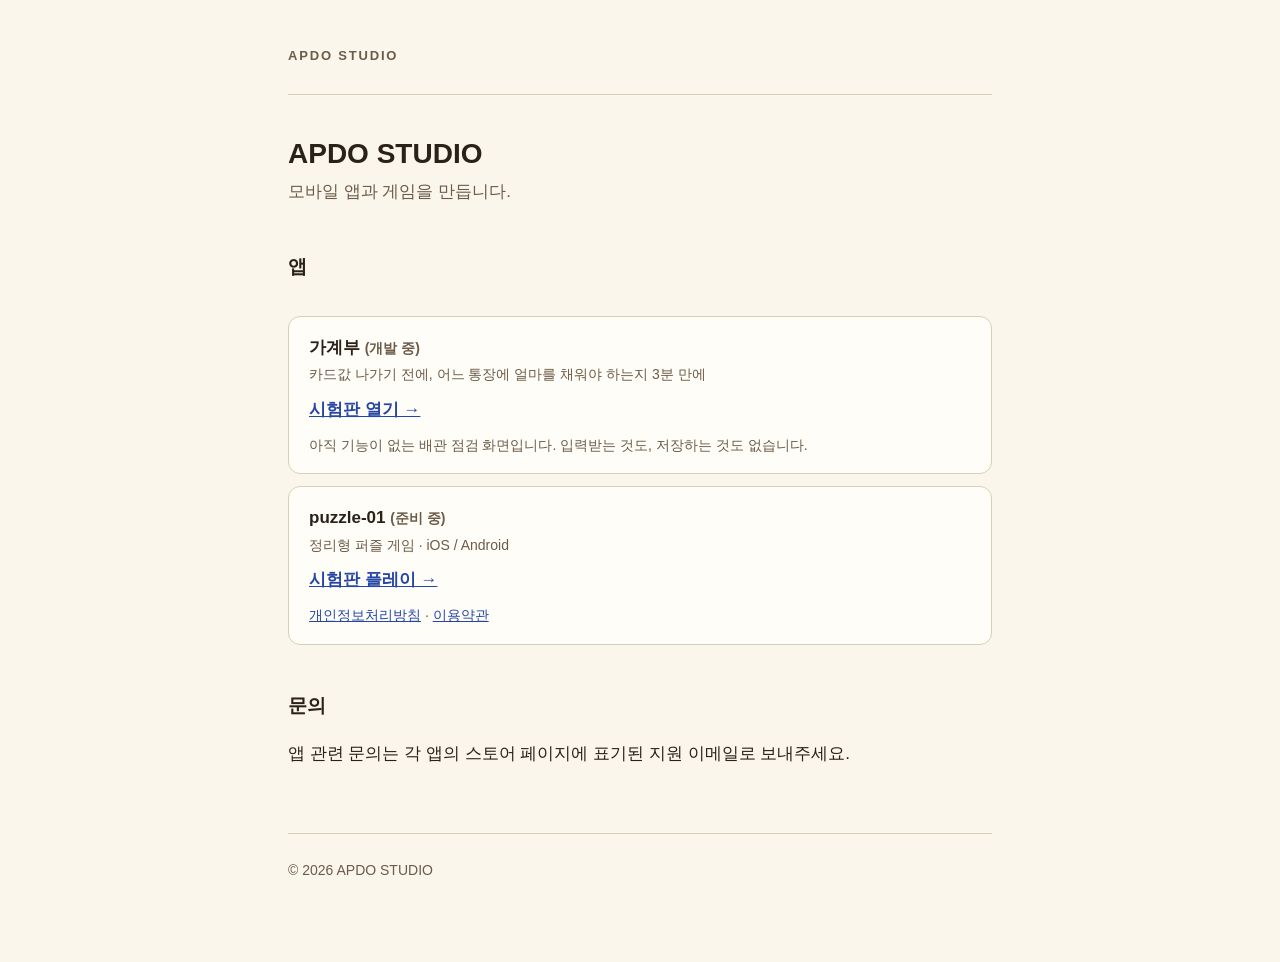
<file: index.html>
<!doctype html>
<html lang="ko">
<head>
<meta charset="utf-8">
<meta name="viewport" content="width=device-width, initial-scale=1">
<title>APDO STUDIO</title>
<meta name="description" content="APDO STUDIO — 모바일 앱과 게임을 만드는 1인 스튜디오.">
<link rel="stylesheet" href="assets/style.css">
</head>
<body>
<div class="wrap">
  <header class="site"><a class="brand" href="/">APDO STUDIO</a></header>

  <h1>APDO STUDIO</h1>
  <p class="lede">모바일 앱과 게임을 만듭니다.</p>

  <h2>앱</h2>
  <ul class="apps">
    <li>
      <div class="name">가계부 <span class="state">(개발 중)</span></div>
      <div class="state">카드값 나가기 전에, 어느 통장에 얼마를 채워야 하는지 3분 만에</div>
      <div style="margin-top:.5rem"><a href="play/moneybook/"><strong>시험판 열기 →</strong></a></div>
      <div class="state" style="margin-top:.5rem">아직 기능이 없는 배관 점검 화면입니다. 입력받는 것도, 저장하는 것도 없습니다.</div>
    </li>
    <li>
      <div class="name">puzzle-01 <span class="state">(준비 중)</span></div>
      <div class="state">정리형 퍼즐 게임 · iOS / Android</div>
      <div style="margin-top:.5rem"><a href="play/puzzle-01/"><strong>시험판 플레이 →</strong></a></div>
      <div class="state" style="margin-top:.5rem"><a href="privacy/puzzle-01.html">개인정보처리방침</a> · <a href="terms/puzzle-01.html">이용약관</a></div>
    </li>
  </ul>

  <h2>문의</h2>
  <p>앱 관련 문의는 각 앱의 스토어 페이지에 표기된 지원 이메일로 보내주세요.</p>

  <footer class="site">© 2026 APDO STUDIO</footer>
</div>
</body>
</html>
</file>
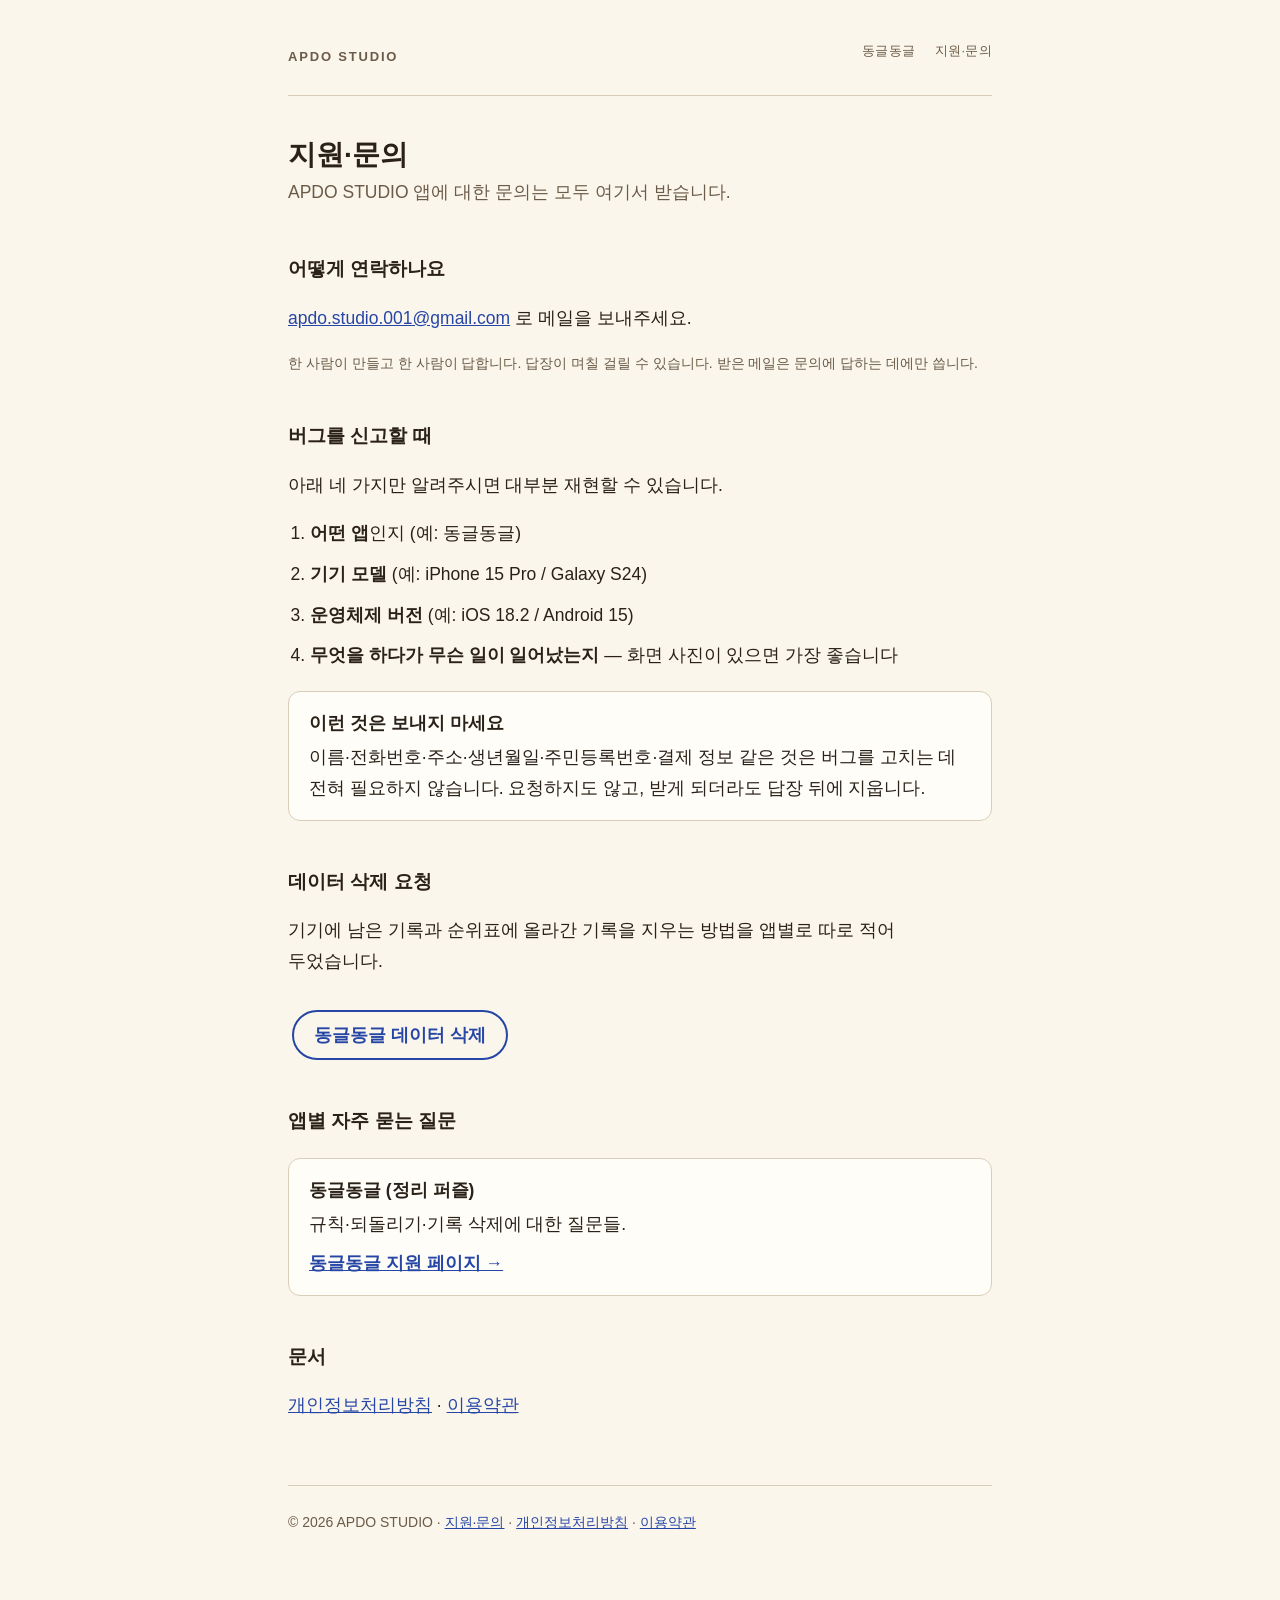
<file: support/index.html>
<!doctype html>
<html lang="ko">
<head>
<meta charset="utf-8">
<meta name="viewport" content="width=device-width, initial-scale=1">
<title>지원·문의 | APDO STUDIO</title>
<meta name="description" content="APDO STUDIO 지원·문의 창구. 버그 신고, 데이터 삭제 요청, 앱별 자주 묻는 질문.">
<link rel="stylesheet" href="../assets/style.css">
<link rel="stylesheet" href="../assets/site.css">
</head>
<body>
<a class="skip" href="#main">본문으로 건너뛰기</a>
<div class="wrap">
  <header class="site">
    <a class="brand" href="../">APDO STUDIO</a>
    <nav aria-label="주요 메뉴">
      <a href="../apps/puzzle-01.html">동글동글</a>
      <a href="../support/">지원·문의</a>
    </nav>
  </header>

  <main id="main">

    <h1>지원·문의</h1>
    <p class="lede">APDO STUDIO 앱에 대한 문의는 모두 여기서 받습니다.</p>

    <h2>어떻게 연락하나요</h2>

    <!-- ▼▼▼ 지원 이메일 — 사이트에서 주소가 적히는 **유일한 자리**입니다 ▼▼▼
         다른 페이지에는 주소가 한 글자도 없고 전부 이 페이지로 링크만 겁니다.
         여러 곳에 적으면 한쪽이 낡아서 결국 둘 다 못 믿게 됩니다.
         바꿔야 하면 아래 두 곳(href 와 화면 글자)만 고치면 사이트 전체가 바뀝니다. -->
    <p>
      <a href="mailto:apdo.studio.001@gmail.com">apdo.studio.001@gmail.com</a> 로 메일을 보내주세요.
    </p>
    <!-- ▲▲▲ 지원 이메일 블록 끝 ▲▲▲ -->

    <p class="meta">
      한 사람이 만들고 한 사람이 답합니다. 답장이 며칠 걸릴 수 있습니다.
      받은 메일은 문의에 답하는 데에만 씁니다.
    </p>

    <h2>버그를 신고할 때</h2>
    <p>아래 네 가지만 알려주시면 대부분 재현할 수 있습니다.</p>
    <ol class="steps">
      <li><strong>어떤 앱</strong>인지 (예: 동글동글)</li>
      <li><strong>기기 모델</strong> (예: iPhone 15 Pro / Galaxy S24)</li>
      <li><strong>운영체제 버전</strong> (예: iOS 18.2 / Android 15)</li>
      <li><strong>무엇을 하다가 무슨 일이 일어났는지</strong> — 화면 사진이 있으면 가장 좋습니다</li>
    </ol>

    <div class="card">
      <strong>이런 것은 보내지 마세요</strong>
      이름·전화번호·주소·생년월일·주민등록번호·결제 정보 같은 것은
      버그를 고치는 데 전혀 필요하지 않습니다.
      요청하지도 않고, 받게 되더라도 답장 뒤에 지웁니다.
    </div>

    <h2>데이터 삭제 요청</h2>
    <p>
      기기에 남은 기록과 순위표에 올라간 기록을 지우는 방법을 앱별로 따로 적어 두었습니다.
    </p>
    <p><a class="btn ghost" href="data-deletion-puzzle-01.html">동글동글 데이터 삭제</a></p>

    <h2>앱별 자주 묻는 질문</h2>
    <div class="cards">
      <div class="card">
        <strong>동글동글 (정리 퍼즐)</strong>
        규칙·되돌리기·기록 삭제에 대한 질문들.
        <div style="margin-top:.5rem"><a href="puzzle-01.html">동글동글 지원 페이지 →</a></div>
      </div>
    </div>

    <h2>문서</h2>
    <p>
      <a href="../privacy/puzzle-01.html">개인정보처리방침</a> ·
      <a href="../terms/puzzle-01.html">이용약관</a>
    </p>

  </main>

  <footer class="site">
    © 2026 APDO STUDIO ·
    <a href="../support/">지원·문의</a> ·
    <a href="../privacy/puzzle-01.html">개인정보처리방침</a> ·
    <a href="../terms/puzzle-01.html">이용약관</a>
  </footer>
</div>
</body>
</html>
</file>
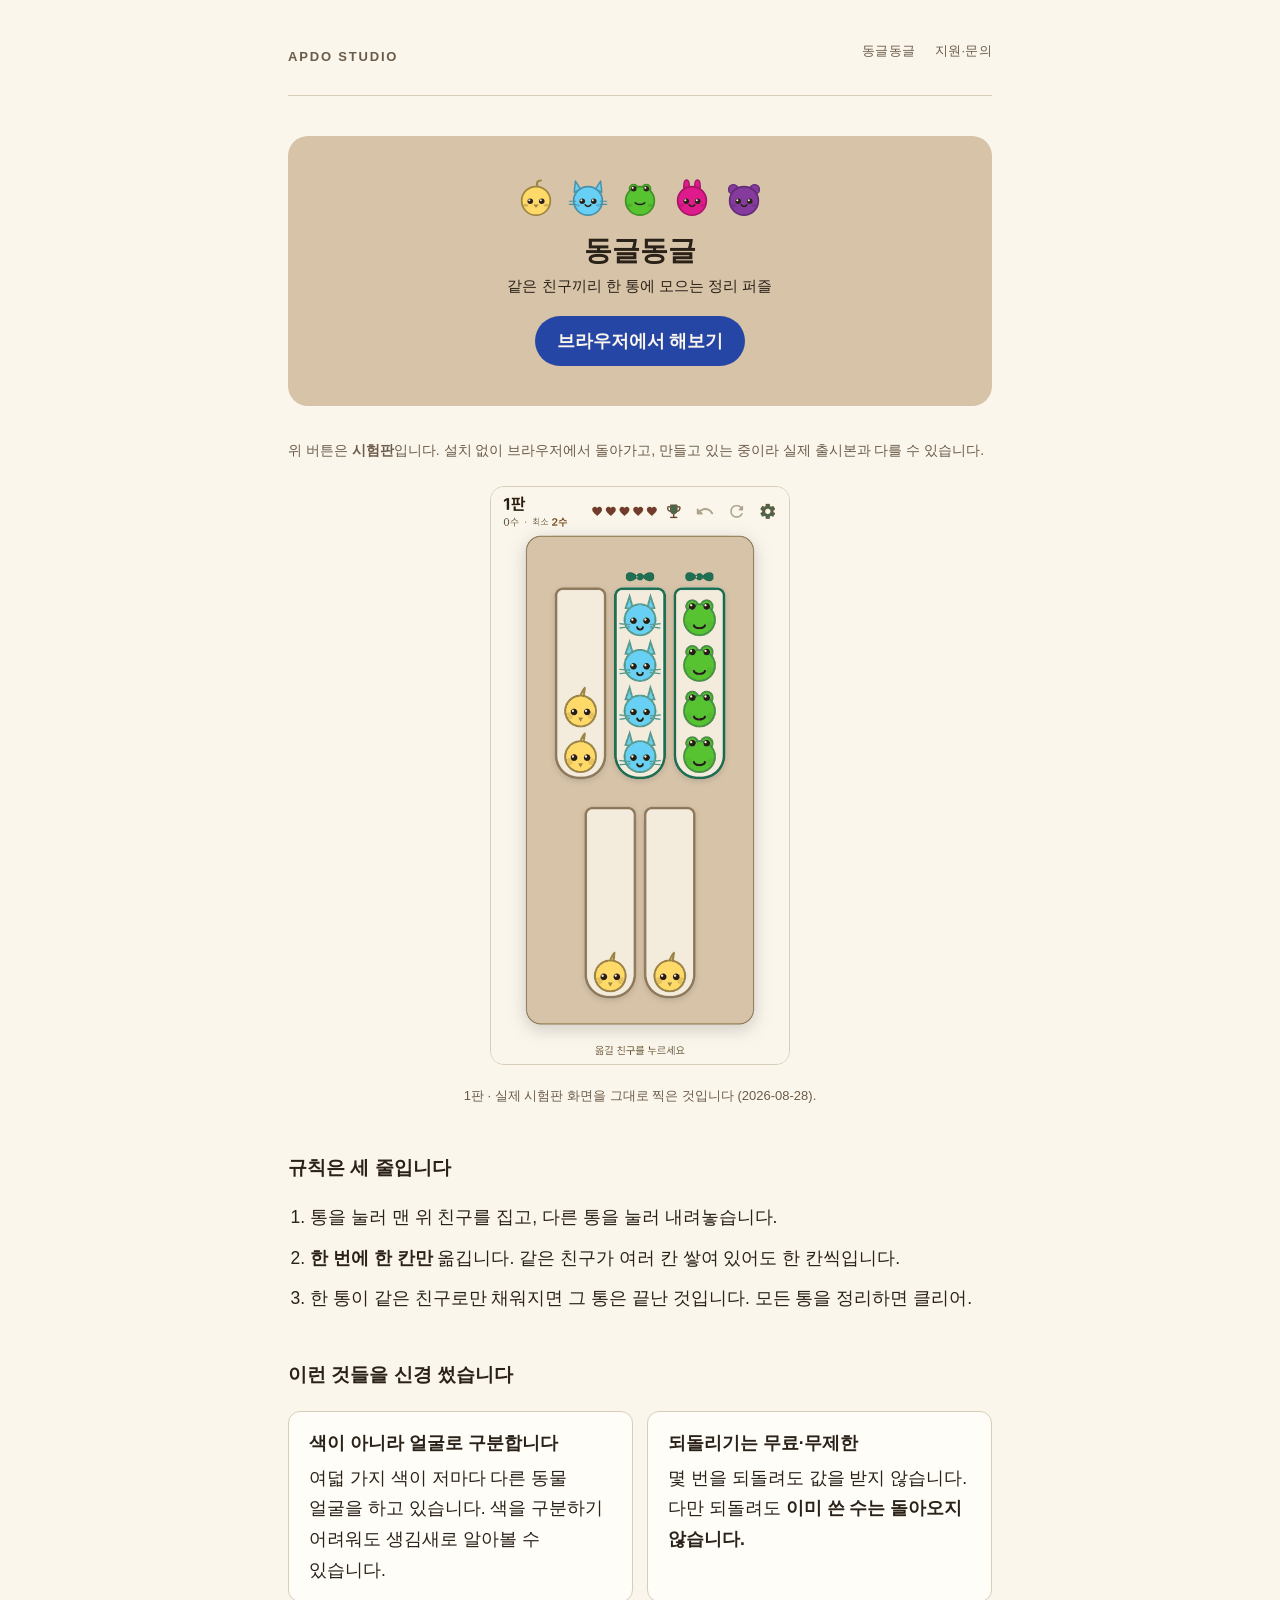
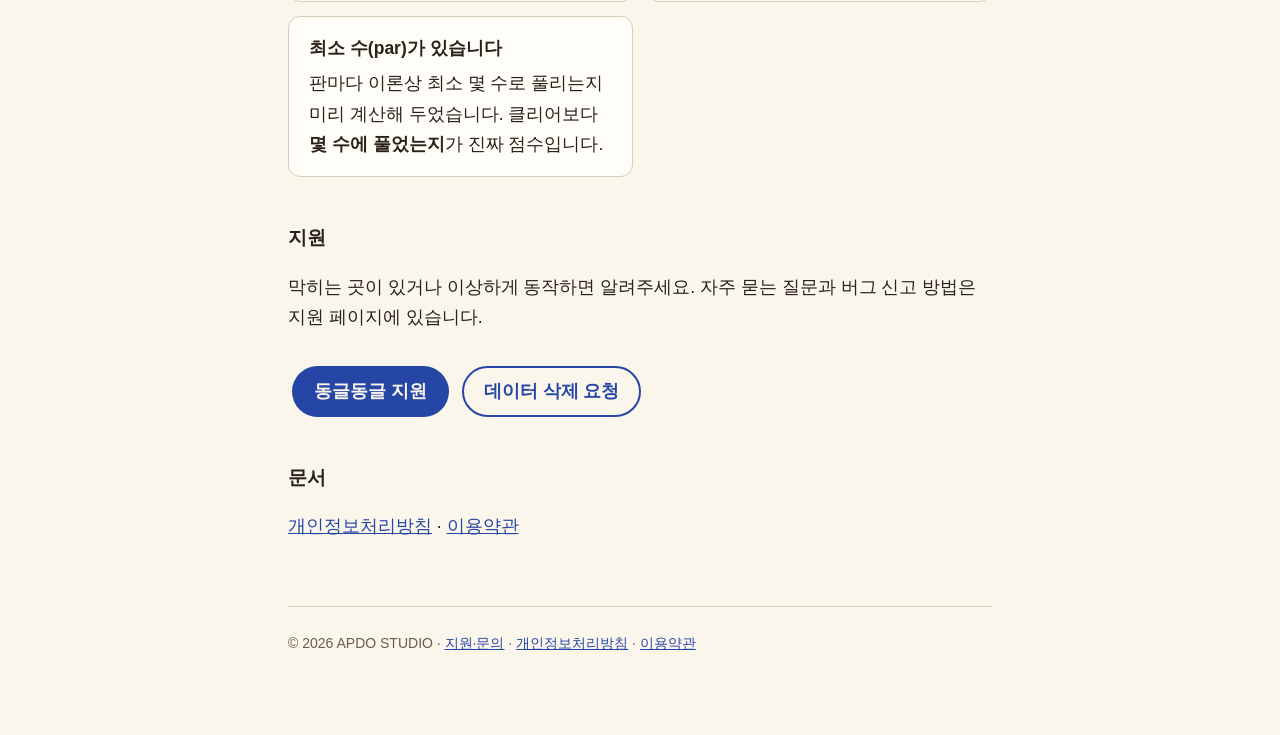
<file: apps/puzzle-01.html>
<!doctype html>
<html lang="ko">
<head>
<meta charset="utf-8">
<meta name="viewport" content="width=device-width, initial-scale=1">
<title>동글동글 — 정리 퍼즐 | APDO STUDIO</title>
<meta name="description" content="동글동글 — 같은 친구끼리 한 통에 모으는 정리 퍼즐. 브라우저에서 바로 해볼 수 있습니다.">
<link rel="stylesheet" href="../assets/style.css">
<link rel="stylesheet" href="../assets/site.css">
</head>
<body>
<a class="skip" href="#main">본문으로 건너뛰기</a>
<div class="wrap">
  <header class="site">
    <a class="brand" href="../">APDO STUDIO</a>
    <nav aria-label="주요 메뉴">
      <a href="../apps/puzzle-01.html">동글동글</a>
      <a href="../support/">지원·문의</a>
    </nav>
  </header>

  <main id="main">

    <div class="board">
      <div class="friends">
      <svg viewBox="0 0 44 46" role="img" aria-label="병아리" focusable="false"><path d="M23.5 11.3 Q21.5 4.7 27.1 4.7" fill="none" stroke="#9C8540" stroke-width="2.2" stroke-linecap="round"/><circle cx="22.0" cy="26.0" r="15.0" fill="#FFDA69" stroke="#9C8540" stroke-width="1.8"/><ellipse cx="11.2" cy="30.5" rx="2.6" ry="1.6" fill="#9C8540" opacity="0.45"/><ellipse cx="32.8" cy="30.5" rx="2.6" ry="1.6" fill="#9C8540" opacity="0.45"/><circle cx="16.0" cy="26.3" r="2.9" fill="#2A2118"/><circle cx="15.0" cy="25.3" r="1.1" fill="#F3EBDC"/><circle cx="28.0" cy="26.3" r="2.9" fill="#2A2118"/><circle cx="27.0" cy="25.3" r="1.1" fill="#F3EBDC"/><path d="M19.0 29.9 L25.0 29.9 L22.0 33.1 Z" fill="#9C8540"/></svg>
      <svg viewBox="0 0 44 46" role="img" aria-label="고양이" focusable="false"><path d="M14.5 14.3 L8.8 5.3 L7.6 17.0 Z" fill="#69D0F5" stroke="#4890A9" stroke-width="1.5" stroke-linejoin="round"/><path d="M29.5 14.3 L35.2 5.3 L36.4 17.0 Z" fill="#69D0F5" stroke="#4890A9" stroke-width="1.5" stroke-linejoin="round"/><circle cx="22.0" cy="26.0" r="15.0" fill="#69D0F5" stroke="#4890A9" stroke-width="1.8"/><ellipse cx="11.2" cy="30.5" rx="2.6" ry="1.6" fill="#4890A9" opacity="0.45"/><ellipse cx="32.8" cy="30.5" rx="2.6" ry="1.6" fill="#4890A9" opacity="0.45"/><circle cx="16.0" cy="26.3" r="2.9" fill="#2A2118"/><circle cx="15.0" cy="25.3" r="1.1" fill="#F3EBDC"/><circle cx="28.0" cy="26.3" r="2.9" fill="#2A2118"/><circle cx="27.0" cy="25.3" r="1.1" fill="#F3EBDC"/><path d="M19.0 30.1 Q22.0 33.7 25.0 30.1" fill="none" stroke="#2A2118" stroke-width="1.6" stroke-linecap="round"/><line x1="9.1" y1="26.4" x2="2.5" y2="26.4" stroke="#4890A9" stroke-width="1.3" stroke-linecap="round"/><line x1="9.1" y1="29.6" x2="2.5" y2="29.6" stroke="#4890A9" stroke-width="1.3" stroke-linecap="round"/><line x1="34.9" y1="26.4" x2="41.5" y2="26.4" stroke="#4890A9" stroke-width="1.3" stroke-linecap="round"/><line x1="34.9" y1="29.6" x2="41.5" y2="29.6" stroke="#4890A9" stroke-width="1.3" stroke-linecap="round"/></svg>
      <svg viewBox="0 0 44 46" role="img" aria-label="개구리" focusable="false"><circle cx="15.4" cy="13.4" r="4.5" fill="#57C331" stroke="#419225" stroke-width="1.5"/><circle cx="28.6" cy="13.4" r="4.5" fill="#57C331" stroke="#419225" stroke-width="1.5"/><circle cx="22.0" cy="26.0" r="15.0" fill="#57C331" stroke="#419225" stroke-width="1.8"/><ellipse cx="11.2" cy="30.5" rx="2.6" ry="1.6" fill="#419225" opacity="0.45"/><ellipse cx="32.8" cy="30.5" rx="2.6" ry="1.6" fill="#419225" opacity="0.45"/><circle cx="15.4" cy="13.4" r="2.9" fill="#2A2118"/><circle cx="14.4" cy="12.4" r="1.1" fill="#F3EBDC"/><circle cx="28.6" cy="13.4" r="2.9" fill="#2A2118"/><circle cx="27.6" cy="12.4" r="1.1" fill="#F3EBDC"/><path d="M17.0 28.0 Q22.0 31.6 27.0 28.0" fill="none" stroke="#2A2118" stroke-width="1.6" stroke-linecap="round"/></svg>
      <svg viewBox="0 0 44 46" role="img" aria-label="토끼" focusable="false"><ellipse cx="16.3" cy="11.0" rx="2.9" ry="6.8" fill="#DF1B8B" stroke="#A71468" stroke-width="1.5"/><ellipse cx="27.7" cy="11.0" rx="2.9" ry="6.8" fill="#DF1B8B" stroke="#A71468" stroke-width="1.5"/><circle cx="22.0" cy="26.0" r="15.0" fill="#DF1B8B" stroke="#A71468" stroke-width="1.8"/><ellipse cx="11.2" cy="30.5" rx="2.6" ry="1.6" fill="#A71468" opacity="0.45"/><ellipse cx="32.8" cy="30.5" rx="2.6" ry="1.6" fill="#A71468" opacity="0.45"/><circle cx="16.0" cy="26.3" r="2.9" fill="#2A2118"/><circle cx="15.0" cy="25.3" r="1.1" fill="#F3EBDC"/><circle cx="28.0" cy="26.3" r="2.9" fill="#2A2118"/><circle cx="27.0" cy="25.3" r="1.1" fill="#F3EBDC"/><path d="M19.0 30.1 Q22.0 33.7 25.0 30.1" fill="none" stroke="#2A2118" stroke-width="1.6" stroke-linecap="round"/></svg>
      <svg viewBox="0 0 44 46" role="img" aria-label="곰" focusable="false"><circle cx="10.9" cy="14.0" r="5.0" fill="#843B9D" stroke="#632C76" stroke-width="1.5"/><circle cx="33.1" cy="14.0" r="5.0" fill="#843B9D" stroke="#632C76" stroke-width="1.5"/><circle cx="22.0" cy="26.0" r="15.0" fill="#843B9D" stroke="#632C76" stroke-width="1.8"/><ellipse cx="11.2" cy="30.5" rx="2.6" ry="1.6" fill="#632C76" opacity="0.45"/><ellipse cx="32.8" cy="30.5" rx="2.6" ry="1.6" fill="#632C76" opacity="0.45"/><circle cx="16.0" cy="26.3" r="2.9" fill="#2A2118"/><circle cx="15.0" cy="25.3" r="1.1" fill="#F3EBDC"/><circle cx="28.0" cy="26.3" r="2.9" fill="#2A2118"/><circle cx="27.0" cy="25.3" r="1.1" fill="#F3EBDC"/><path d="M19.0 30.1 Q22.0 33.7 25.0 30.1" fill="none" stroke="#2A2118" stroke-width="1.6" stroke-linecap="round"/></svg>
      </div>
      <h1>동글동글</h1>
      <p class="tag">같은 친구끼리 한 통에 모으는 정리 퍼즐</p>
      <a class="btn" href="../play/puzzle-01/">브라우저에서 해보기</a>
    </div>

    <p class="meta">
      위 버튼은 <strong>시험판</strong>입니다. 설치 없이 브라우저에서 돌아가고,
      만들고 있는 중이라 실제 출시본과 다를 수 있습니다.
    </p>

    <figure class="shot">
      <picture>
        <source srcset="../assets/shots/dongle-dark.png" media="(prefers-color-scheme: dark)">
        <img src="../assets/shots/dongle-light.png" width="520" height="1006"
             alt="동글동글 1판 화면. 통 다섯 개에 병아리·고양이·개구리가 담겨 있고,
                  위쪽에 되돌리기·다시하기 버튼이 있다.">
      </picture>
      <figcaption>1판 · 실제 시험판 화면을 그대로 찍은 것입니다 (2026-08-28).</figcaption>
    </figure>

    <h2>규칙은 세 줄입니다</h2>
    <ol class="steps">
      <li>통을 눌러 맨 위 친구를 집고, 다른 통을 눌러 내려놓습니다.</li>
      <li><strong>한 번에 한 칸만</strong> 옮깁니다. 같은 친구가 여러 칸 쌓여 있어도 한 칸씩입니다.</li>
      <li>한 통이 같은 친구로만 채워지면 그 통은 끝난 것입니다. 모든 통을 정리하면 클리어.</li>
    </ol>

    <h2>이런 것들을 신경 썼습니다</h2>
    <div class="cards two">
      <div class="card">
        <strong>색이 아니라 얼굴로 구분합니다</strong>
        여덟 가지 색이 저마다 다른 동물 얼굴을 하고 있습니다.
        색을 구분하기 어려워도 생김새로 알아볼 수 있습니다.
      </div>
      <div class="card">
        <strong>되돌리기는 무료·무제한</strong>
        몇 번을 되돌려도 값을 받지 않습니다.
        다만 되돌려도 <strong>이미 쓴 수는 돌아오지 않습니다.</strong>
      </div>
      <div class="card">
        <strong>최소 수(par)가 있습니다</strong>
        판마다 이론상 최소 몇 수로 풀리는지 미리 계산해 두었습니다.
        클리어보다 <strong>몇 수에 풀었는지</strong>가 진짜 점수입니다.
      </div>
      <!-- 하트 설명을 뺐다 (2026-08-28).
           SCOPE 에는 있지만 **실물이 아직 동작하지 않는다** —
           차감되지도(호출처 0건) 채워지지도(앱 재시작 시 0) 않는다.
           동작하지 않는 것을 공개 페이지에서 설명하는 것은
           없는 광고를 개인정보처리방침에 고지하던 것과 같은 병이다
           (사규 07 규칙 10). 실제로 붙는 날 이 자리에 다시 넣는다. -->
    </div>

    <h2>지원</h2>
    <p>
      막히는 곳이 있거나 이상하게 동작하면 알려주세요.
      자주 묻는 질문과 버그 신고 방법은 지원 페이지에 있습니다.
    </p>
    <p>
      <a class="btn" href="../support/puzzle-01.html">동글동글 지원</a>
      <a class="btn ghost" href="../support/data-deletion-puzzle-01.html">데이터 삭제 요청</a>
    </p>

    <h2>문서</h2>
    <p>
      <a href="../privacy/puzzle-01.html">개인정보처리방침</a> ·
      <a href="../terms/puzzle-01.html">이용약관</a>
    </p>

  </main>

  <footer class="site">
    © 2026 APDO STUDIO ·
    <a href="../support/">지원·문의</a> ·
    <a href="../privacy/puzzle-01.html">개인정보처리방침</a> ·
    <a href="../terms/puzzle-01.html">이용약관</a>
  </footer>
</div>
</body>
</html>
</file>
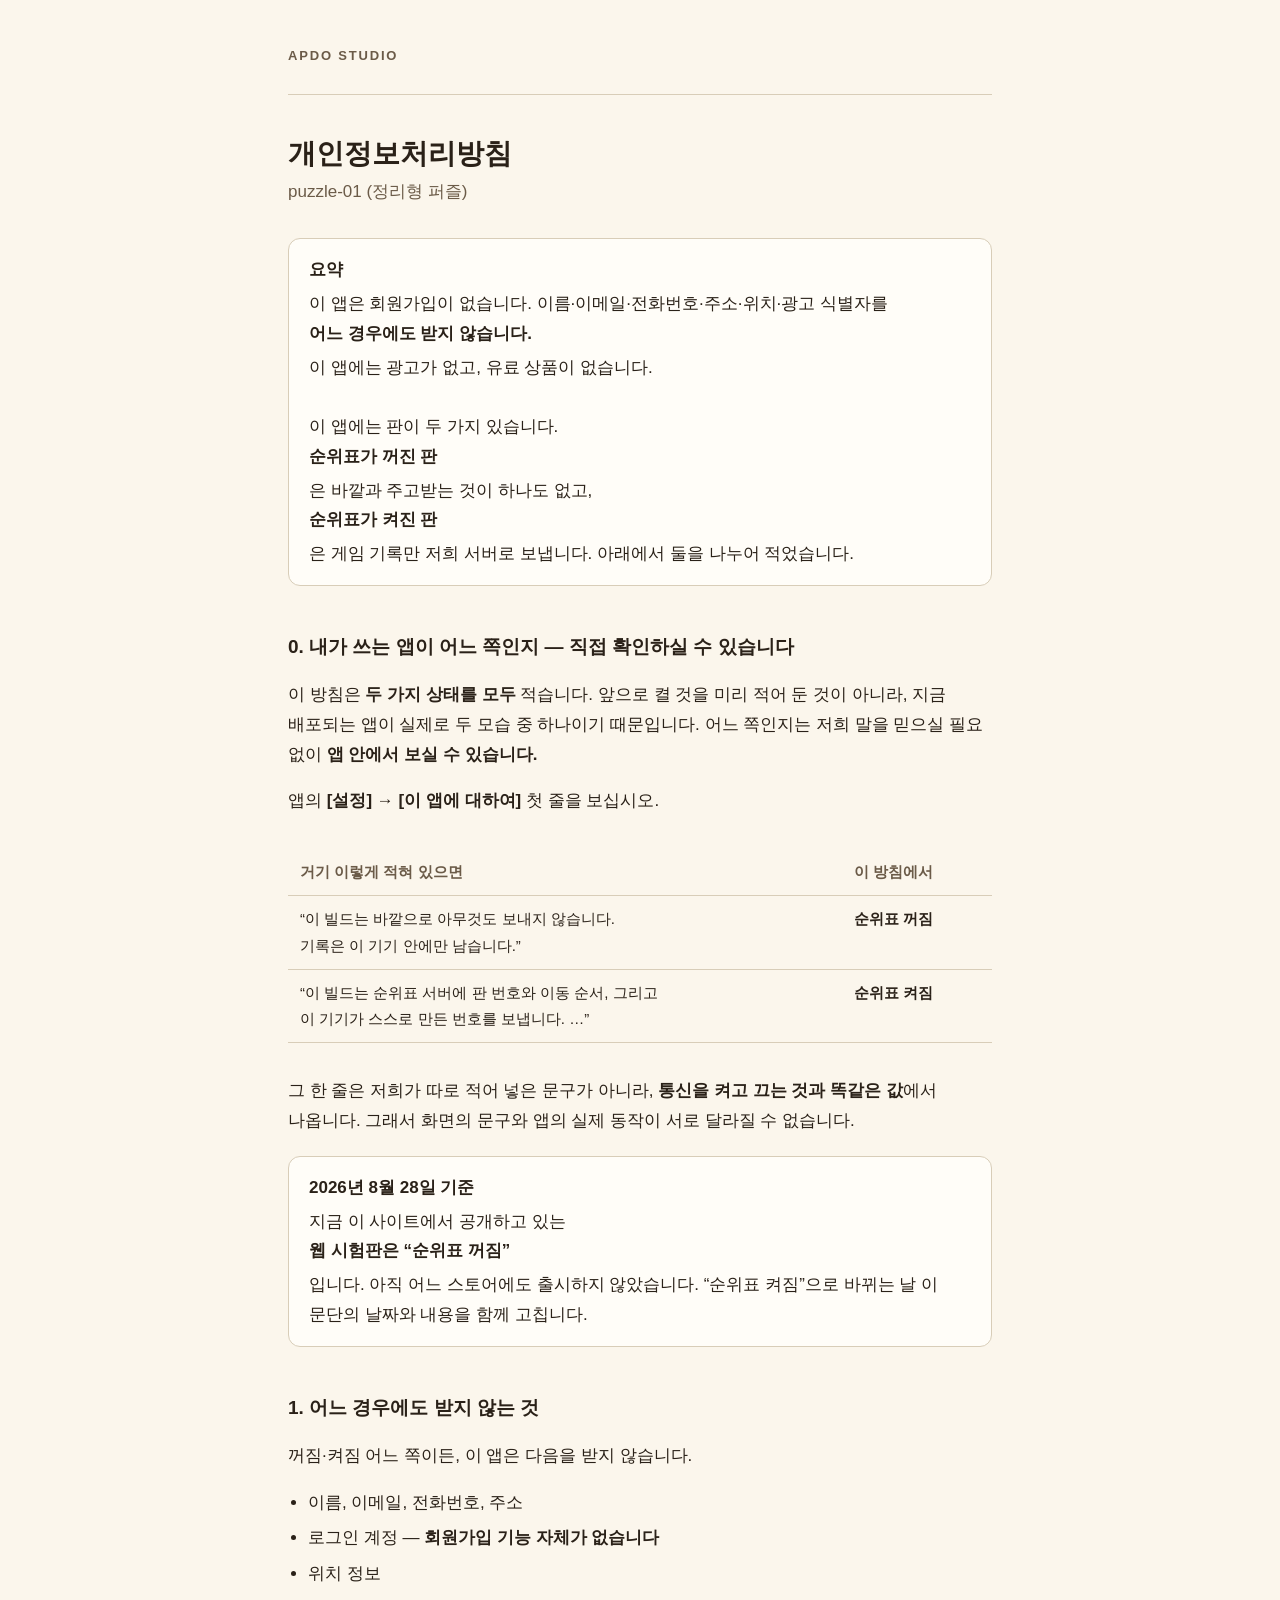
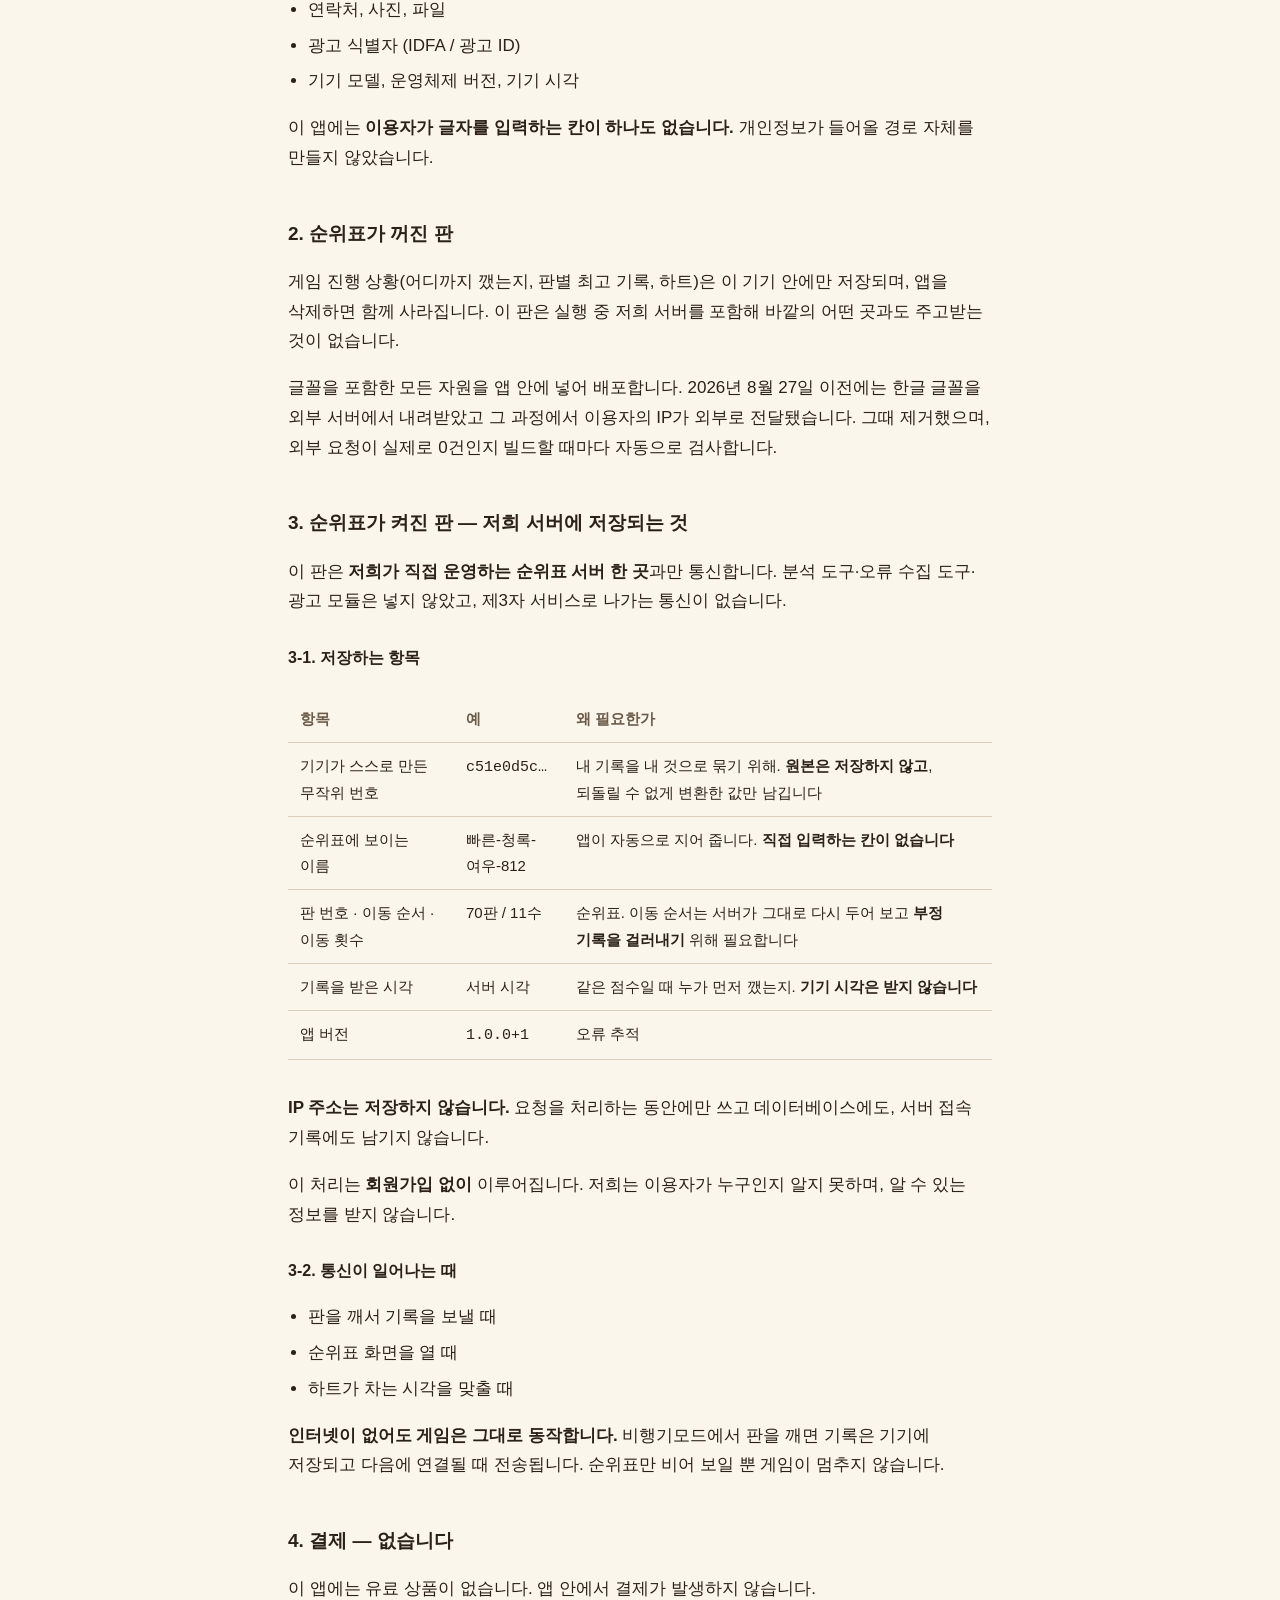
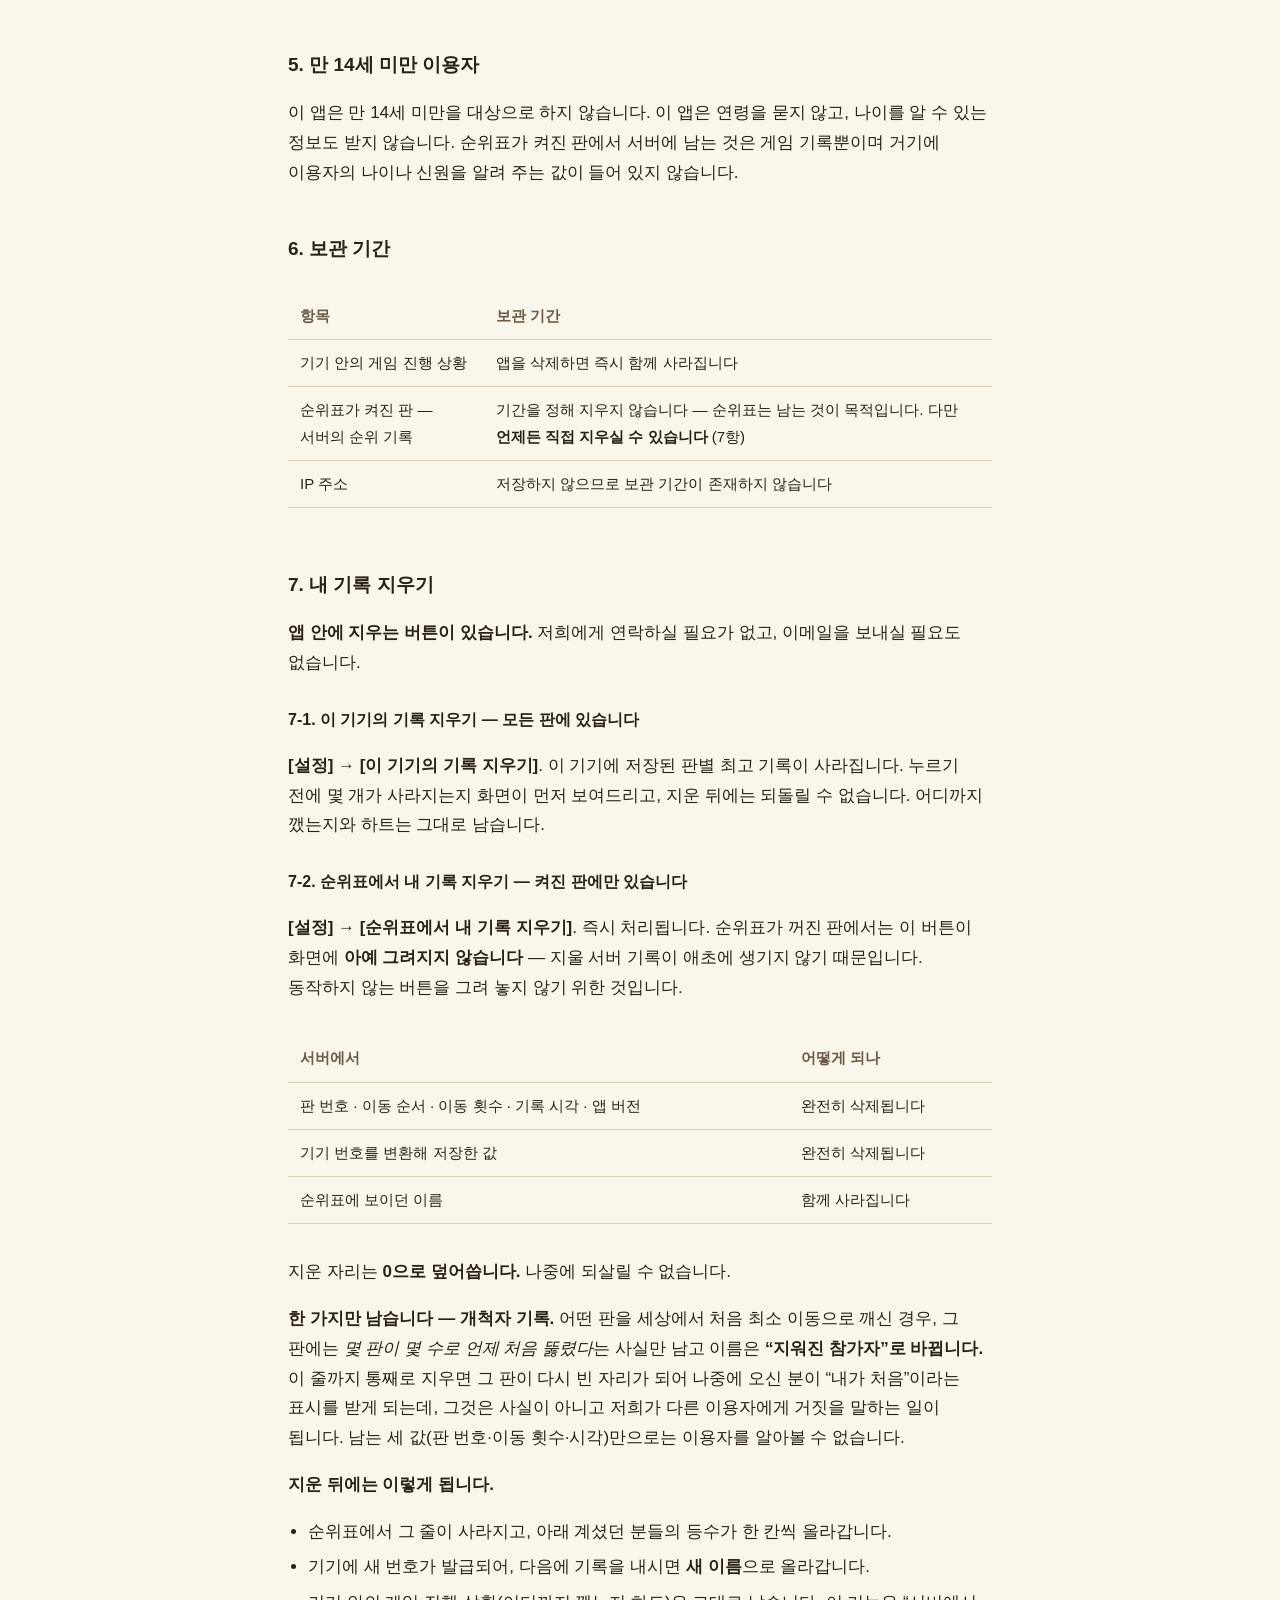
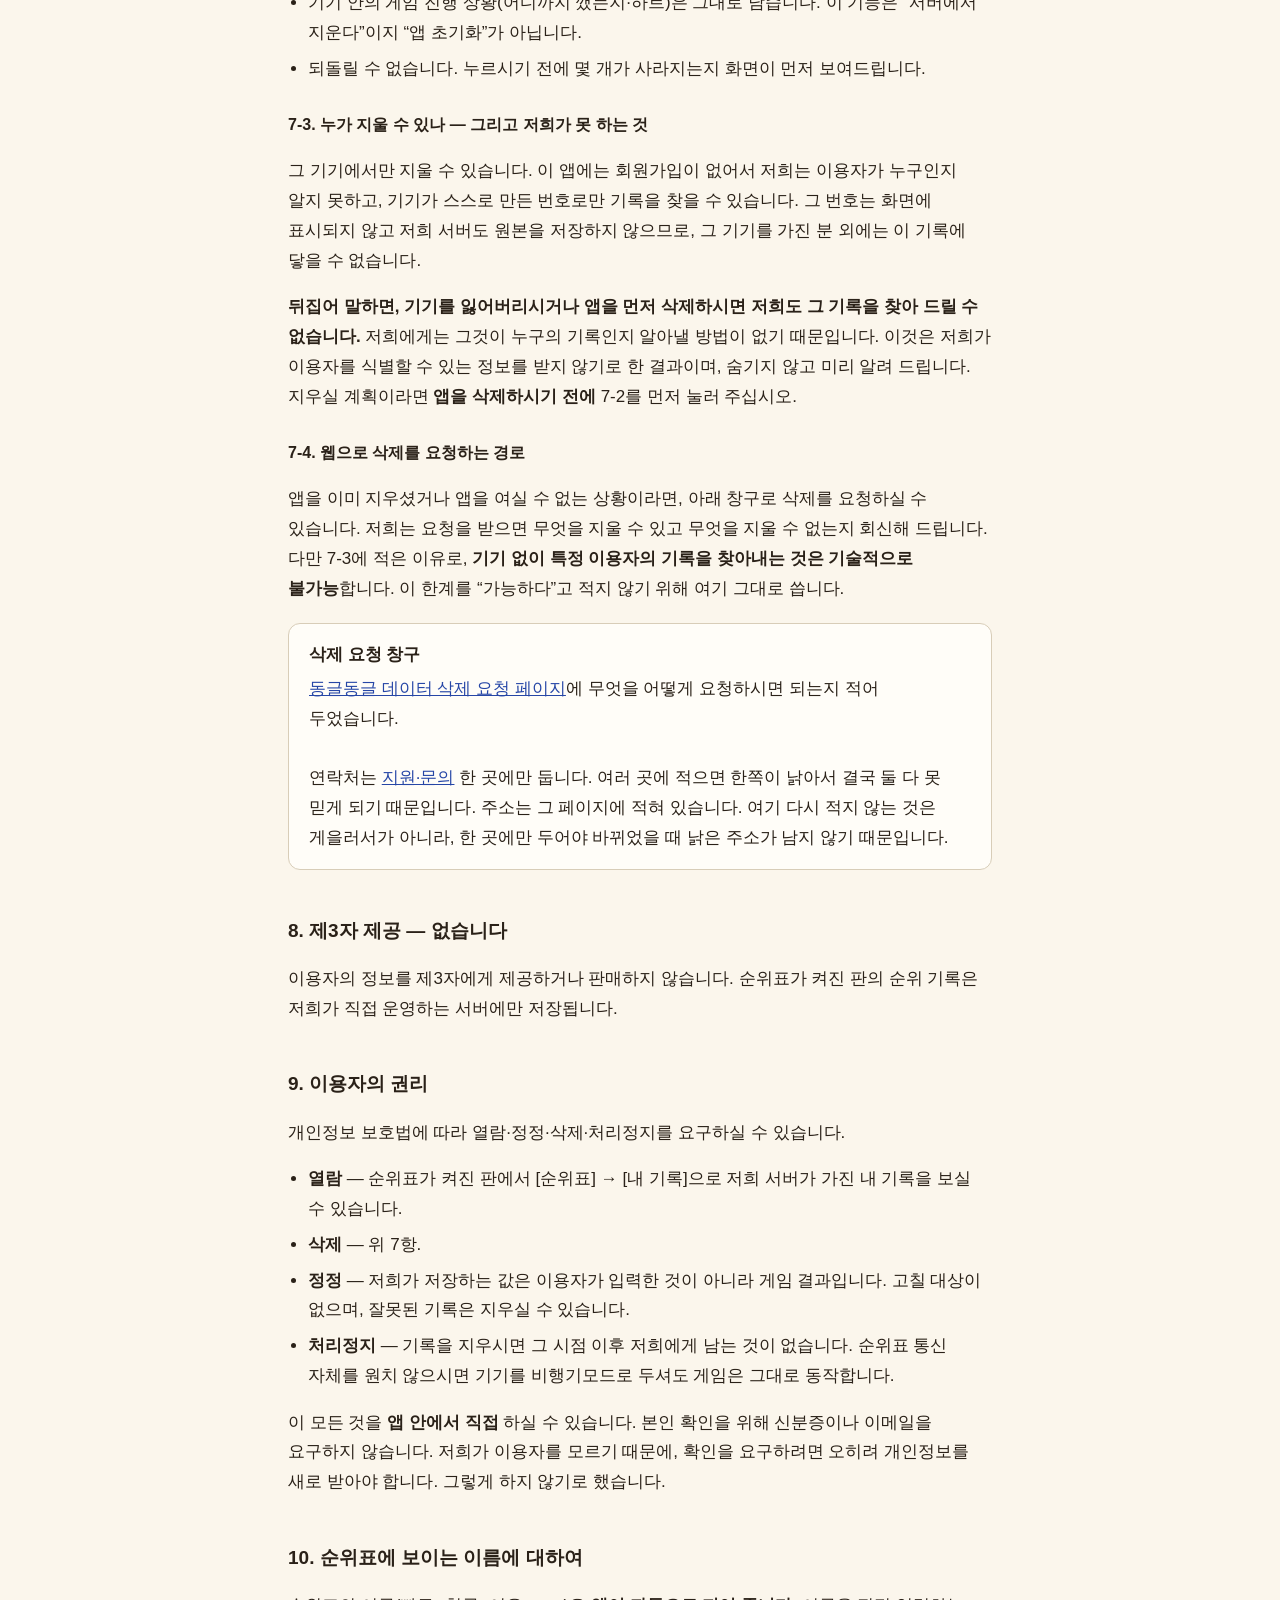
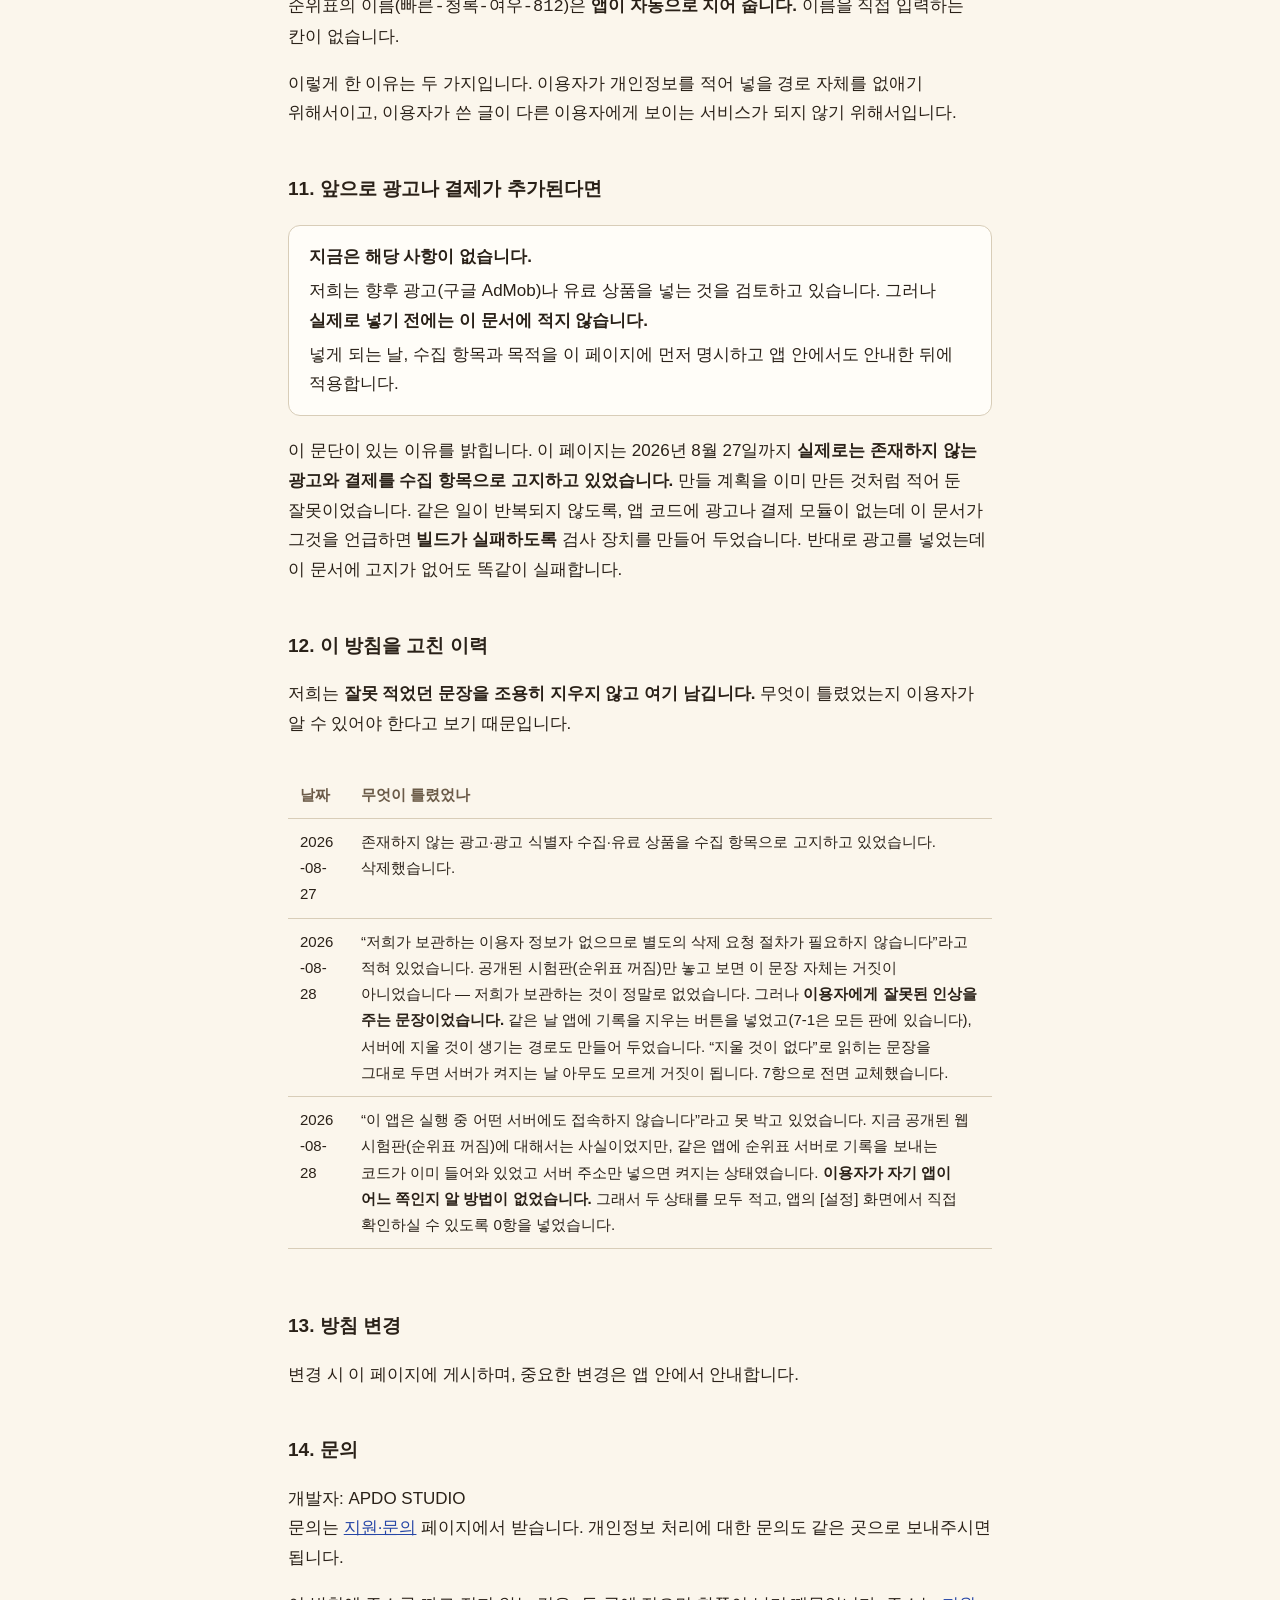
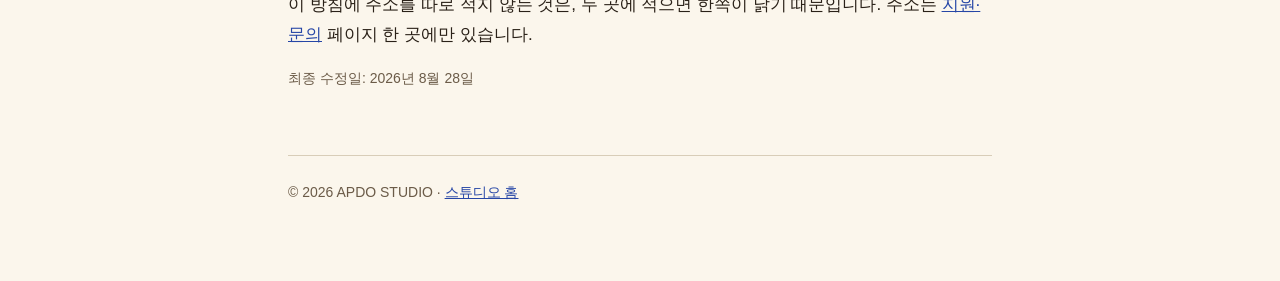
<file: privacy/puzzle-01.html>
<!doctype html>
<html lang="ko">
<head>
<meta charset="utf-8">
<meta name="viewport" content="width=device-width, initial-scale=1">
<title>개인정보처리방침 — puzzle-01 | APDO STUDIO</title>
<meta name="description" content="puzzle-01 개인정보처리방침. 회원가입이 없고, 이름·이메일·위치·광고 식별자를 받지 않습니다. 순위표를 켠 판은 게임 기록만 서버에 저장합니다.">
<link rel="stylesheet" href="../assets/style.css">
</head>
<body>
<div class="wrap">
  <header class="site"><a class="brand" href="../">APDO STUDIO</a></header>

  <h1>개인정보처리방침</h1>
  <p class="lede">puzzle-01 (정리형 퍼즐)</p>

  <div class="card">
    <strong>요약</strong>
    이 앱은 회원가입이 없습니다. 이름·이메일·전화번호·주소·위치·광고 식별자를
    <strong>어느 경우에도 받지 않습니다.</strong> 이 앱에는 광고가 없고, 유료 상품이 없습니다.
    <br><br>
    이 앱에는 판이 두 가지 있습니다. <strong>순위표가 꺼진 판</strong>은 바깥과
    주고받는 것이 하나도 없고, <strong>순위표가 켜진 판</strong>은 게임 기록만
    저희 서버로 보냅니다. 아래에서 둘을 나누어 적었습니다.
  </div>

  <h2>0. 내가 쓰는 앱이 어느 쪽인지 — 직접 확인하실 수 있습니다</h2>
  <p>
    이 방침은 <strong>두 가지 상태를 모두</strong> 적습니다. 앞으로 켤 것을 미리
    적어 둔 것이 아니라, 지금 배포되는 앱이 실제로 두 모습 중 하나이기 때문입니다.
    어느 쪽인지는 저희 말을 믿으실 필요 없이 <strong>앱 안에서 보실 수 있습니다.</strong>
  </p>
  <p>
    앱의 <strong>[설정] → [이 앱에 대하여]</strong> 첫 줄을 보십시오.
  </p>
  <div class="table-scroll">
  <table>
    <tr>
      <th>거기 이렇게 적혀 있으면</th>
      <th>이 방침에서</th>
    </tr>
    <tr>
      <td>“이 빌드는 바깥으로 아무것도 보내지 않습니다.<br>기록은 이 기기 안에만 남습니다.”</td>
      <td><strong>순위표 꺼짐</strong></td>
    </tr>
    <tr>
      <td>“이 빌드는 순위표 서버에 판 번호와 이동 순서, 그리고<br>이 기기가 스스로 만든 번호를 보냅니다. …”</td>
      <td><strong>순위표 켜짐</strong></td>
    </tr>
  </table>
  </div>
  <p>
    그 한 줄은 저희가 따로 적어 넣은 문구가 아니라, <strong>통신을 켜고 끄는 것과
    똑같은 값</strong>에서 나옵니다. 그래서 화면의 문구와 앱의 실제 동작이 서로
    달라질 수 없습니다.
  </p>
  <div class="card">
    <strong>2026년 8월 28일 기준</strong>
    지금 이 사이트에서 공개하고 있는 <strong>웹 시험판은 “순위표 꺼짐”</strong>입니다.
    아직 어느 스토어에도 출시하지 않았습니다.
    “순위표 켜짐”으로 바뀌는 날 이 문단의 날짜와 내용을 함께 고칩니다.
  </div>

  <h2>1. 어느 경우에도 받지 않는 것</h2>
  <p>꺼짐·켜짐 어느 쪽이든, 이 앱은 다음을 받지 않습니다.</p>
  <ul>
    <li>이름, 이메일, 전화번호, 주소</li>
    <li>로그인 계정 — <strong>회원가입 기능 자체가 없습니다</strong></li>
    <li>위치 정보</li>
    <li>연락처, 사진, 파일</li>
    <li>광고 식별자 (IDFA / 광고 ID)</li>
    <li>기기 모델, 운영체제 버전, 기기 시각</li>
  </ul>
  <p>
    이 앱에는 <strong>이용자가 글자를 입력하는 칸이 하나도 없습니다.</strong>
    개인정보가 들어올 경로 자체를 만들지 않았습니다.
  </p>

  <h2>2. 순위표가 꺼진 판</h2>
  <p>
    게임 진행 상황(어디까지 깼는지, 판별 최고 기록, 하트)은 이 기기 안에만
    저장되며, 앱을 삭제하면 함께 사라집니다. 이 판은 실행 중 저희 서버를 포함해
    바깥의 어떤 곳과도 주고받는 것이 없습니다.
  </p>
  <p>
    글꼴을 포함한 모든 자원을 앱 안에 넣어 배포합니다. 2026년 8월 27일 이전에는
    한글 글꼴을 외부 서버에서 내려받았고 그 과정에서 이용자의 IP가 외부로
    전달됐습니다. 그때 제거했으며, 외부 요청이 실제로 0건인지 빌드할 때마다
    자동으로 검사합니다.
  </p>

  <h2>3. 순위표가 켜진 판 — 저희 서버에 저장되는 것</h2>
  <p>이 판은 <strong>저희가 직접 운영하는 순위표 서버 한 곳</strong>과만 통신합니다.
  분석 도구·오류 수집 도구·광고 모듈은 넣지 않았고, 제3자 서비스로 나가는 통신이 없습니다.</p>

  <h3>3-1. 저장하는 항목</h3>
  <div class="table-scroll">
  <table>
    <tr><th>항목</th><th>예</th><th>왜 필요한가</th></tr>
    <tr>
      <td>기기가 스스로 만든 무작위 번호</td>
      <td><code>c51e0d5c…</code></td>
      <td>내 기록을 내 것으로 묶기 위해. <strong>원본은 저장하지 않고</strong>, 되돌릴 수 없게 변환한 값만 남깁니다</td>
    </tr>
    <tr>
      <td>순위표에 보이는 이름</td>
      <td>빠른-청록-여우-812</td>
      <td>앱이 자동으로 지어 줍니다. <strong>직접 입력하는 칸이 없습니다</strong></td>
    </tr>
    <tr>
      <td>판 번호 · 이동 순서 · 이동 횟수</td>
      <td>70판 / 11수</td>
      <td>순위표. 이동 순서는 서버가 그대로 다시 두어 보고 <strong>부정 기록을 걸러내기</strong> 위해 필요합니다</td>
    </tr>
    <tr>
      <td>기록을 받은 시각</td>
      <td>서버 시각</td>
      <td>같은 점수일 때 누가 먼저 깼는지. <strong>기기 시각은 받지 않습니다</strong></td>
    </tr>
    <tr>
      <td>앱 버전</td>
      <td><code>1.0.0+1</code></td>
      <td>오류 추적</td>
    </tr>
  </table>
  </div>
  <p>
    <strong>IP 주소는 저장하지 않습니다.</strong> 요청을 처리하는 동안에만 쓰고
    데이터베이스에도, 서버 접속 기록에도 남기지 않습니다.
  </p>
  <p>
    이 처리는 <strong>회원가입 없이</strong> 이루어집니다. 저희는 이용자가 누구인지
    알지 못하며, 알 수 있는 정보를 받지 않습니다.
  </p>

  <h3>3-2. 통신이 일어나는 때</h3>
  <ul>
    <li>판을 깨서 기록을 보낼 때</li>
    <li>순위표 화면을 열 때</li>
    <li>하트가 차는 시각을 맞출 때</li>
  </ul>
  <p>
    <strong>인터넷이 없어도 게임은 그대로 동작합니다.</strong> 비행기모드에서 판을
    깨면 기록은 기기에 저장되고 다음에 연결될 때 전송됩니다. 순위표만 비어 보일 뿐
    게임이 멈추지 않습니다.
  </p>

  <h2>4. 결제 — 없습니다</h2>
  <p>이 앱에는 유료 상품이 없습니다. 앱 안에서 결제가 발생하지 않습니다.</p>

  <h2>5. 만 14세 미만 이용자</h2>
  <p>
    이 앱은 만 14세 미만을 대상으로 하지 않습니다. 이 앱은 연령을 묻지 않고,
    나이를 알 수 있는 정보도 받지 않습니다. 순위표가 켜진 판에서 서버에 남는 것은 게임 기록뿐이며
    거기에 이용자의 나이나 신원을 알려 주는 값이 들어 있지 않습니다.
  </p>

  <h2>6. 보관 기간</h2>
  <div class="table-scroll">
  <table>
    <tr><th>항목</th><th>보관 기간</th></tr>
    <tr><td>기기 안의 게임 진행 상황</td><td>앱을 삭제하면 즉시 함께 사라집니다</td></tr>
    <tr><td>순위표가 켜진 판 — 서버의 순위 기록</td><td>기간을 정해 지우지 않습니다 — 순위표는 남는 것이 목적입니다. 다만 <strong>언제든 직접 지우실 수 있습니다</strong> (7항)</td></tr>
    <tr><td>IP 주소</td><td>저장하지 않으므로 보관 기간이 존재하지 않습니다</td></tr>
  </table>
  </div>

  <h2>7. 내 기록 지우기</h2>
  <p>
    <strong>앱 안에 지우는 버튼이 있습니다.</strong> 저희에게 연락하실 필요가 없고,
    이메일을 보내실 필요도 없습니다.
  </p>

  <h3>7-1. 이 기기의 기록 지우기 — 모든 판에 있습니다</h3>
  <p>
    <strong>[설정] → [이 기기의 기록 지우기]</strong>. 이 기기에 저장된 판별 최고
    기록이 사라집니다. 누르기 전에 몇 개가 사라지는지 화면이 먼저 보여드리고,
    지운 뒤에는 되돌릴 수 없습니다. 어디까지 깼는지와 하트는 그대로 남습니다.
  </p>

  <h3>7-2. 순위표에서 내 기록 지우기 — 켜진 판에만 있습니다</h3>
  <p>
    <strong>[설정] → [순위표에서 내 기록 지우기]</strong>. 즉시 처리됩니다.
    순위표가 꺼진 판에서는 이 버튼이 화면에 <strong>아예 그려지지 않습니다</strong> —
    지울 서버 기록이 애초에 생기지 않기 때문입니다.
    동작하지 않는 버튼을 그려 놓지 않기 위한 것입니다.
  </p>
  <div class="table-scroll">
  <table>
    <tr><th>서버에서</th><th>어떻게 되나</th></tr>
    <tr><td>판 번호 · 이동 순서 · 이동 횟수 · 기록 시각 · 앱 버전</td><td>완전히 삭제됩니다</td></tr>
    <tr><td>기기 번호를 변환해 저장한 값</td><td>완전히 삭제됩니다</td></tr>
    <tr><td>순위표에 보이던 이름</td><td>함께 사라집니다</td></tr>
  </table>
  </div>
  <p>지운 자리는 <strong>0으로 덮어씁니다.</strong> 나중에 되살릴 수 없습니다.</p>

  <p><strong>한 가지만 남습니다 — 개척자 기록.</strong>
  어떤 판을 세상에서 처음 최소 이동으로 깨신 경우, 그 판에는
  <em>몇 판이 몇 수로 언제 처음 뚫렸다</em>는 사실만 남고 이름은
  <strong>“지워진 참가자”로 바뀝니다.</strong> 이 줄까지 통째로 지우면 그 판이 다시
  빈 자리가 되어 나중에 오신 분이 “내가 처음”이라는 표시를 받게 되는데, 그것은
  사실이 아니고 저희가 다른 이용자에게 거짓을 말하는 일이 됩니다. 남는 세
  값(판 번호·이동 횟수·시각)만으로는 이용자를 알아볼 수 없습니다.</p>

  <p><strong>지운 뒤에는 이렇게 됩니다.</strong></p>
  <ul>
    <li>순위표에서 그 줄이 사라지고, 아래 계셨던 분들의 등수가 한 칸씩 올라갑니다.</li>
    <li>기기에 새 번호가 발급되어, 다음에 기록을 내시면 <strong>새 이름</strong>으로 올라갑니다.</li>
    <li>기기 안의 게임 진행 상황(어디까지 깼는지·하트)은 그대로 남습니다. 이 기능은 “서버에서 지운다”이지 “앱 초기화”가 아닙니다.</li>
    <li>되돌릴 수 없습니다. 누르시기 전에 몇 개가 사라지는지 화면이 먼저 보여드립니다.</li>
  </ul>

  <h3>7-3. 누가 지울 수 있나 — 그리고 저희가 못 하는 것</h3>
  <p>
    그 기기에서만 지울 수 있습니다. 이 앱에는 회원가입이 없어서 저희는 이용자가
    누구인지 알지 못하고, 기기가 스스로 만든 번호로만 기록을 찾을 수 있습니다.
    그 번호는 화면에 표시되지 않고 저희 서버도 원본을 저장하지 않으므로,
    그 기기를 가진 분 외에는 이 기록에 닿을 수 없습니다.
  </p>
  <p>
    <strong>뒤집어 말하면, 기기를 잃어버리시거나 앱을 먼저 삭제하시면 저희도 그
    기록을 찾아 드릴 수 없습니다.</strong> 저희에게는 그것이 누구의 기록인지 알아낼
    방법이 없기 때문입니다. 이것은 저희가 이용자를 식별할 수 있는 정보를 받지 않기로
    한 결과이며, 숨기지 않고 미리 알려 드립니다.
    지우실 계획이라면 <strong>앱을 삭제하시기 전에</strong> 7-2를 먼저 눌러 주십시오.
  </p>

  <h3>7-4. 웹으로 삭제를 요청하는 경로</h3>
  <p>
    앱을 이미 지우셨거나 앱을 여실 수 없는 상황이라면, 아래 창구로 삭제를
    요청하실 수 있습니다. 저희는 요청을 받으면 무엇을 지울 수 있고 무엇을 지울 수
    없는지 회신해 드립니다. 다만 7-3에 적은 이유로, <strong>기기 없이 특정
    이용자의 기록을 찾아내는 것은 기술적으로 불가능</strong>합니다. 이 한계를
    “가능하다”고 적지 않기 위해 여기 그대로 씁니다.
  </p>
  <div class="card">
    <strong>삭제 요청 창구</strong>
    <a href="../support/data-deletion-puzzle-01.html">동글동글 데이터 삭제 요청 페이지</a>에
    무엇을 어떻게 요청하시면 되는지 적어 두었습니다.
    <br><br>
    연락처는 <a href="../support/">지원·문의</a> 한 곳에만 둡니다. 여러 곳에 적으면
    한쪽이 낡아서 결국 둘 다 못 믿게 되기 때문입니다.
    주소는 그 페이지에 적혀 있습니다. 여기 다시 적지 않는 것은 게을러서가 아니라,
    한 곳에만 두어야 바뀌었을 때 낡은 주소가 남지 않기 때문입니다.
  </div>

  <h2>8. 제3자 제공 — 없습니다</h2>
  <p>
    이용자의 정보를 제3자에게 제공하거나 판매하지 않습니다.
    순위표가 켜진 판의 순위 기록은 저희가 직접 운영하는 서버에만 저장됩니다.
  </p>

  <h2>9. 이용자의 권리</h2>
  <p>개인정보 보호법에 따라 열람·정정·삭제·처리정지를 요구하실 수 있습니다.</p>
  <ul>
    <li><strong>열람</strong> — 순위표가 켜진 판에서 [순위표] → [내 기록]으로 저희 서버가 가진 내 기록을 보실 수 있습니다.</li>
    <li><strong>삭제</strong> — 위 7항.</li>
    <li><strong>정정</strong> — 저희가 저장하는 값은 이용자가 입력한 것이 아니라 게임 결과입니다. 고칠 대상이 없으며, 잘못된 기록은 지우실 수 있습니다.</li>
    <li><strong>처리정지</strong> — 기록을 지우시면 그 시점 이후 저희에게 남는 것이 없습니다. 순위표 통신 자체를 원치 않으시면 기기를 비행기모드로 두셔도 게임은 그대로 동작합니다.</li>
  </ul>
  <p>
    이 모든 것을 <strong>앱 안에서 직접</strong> 하실 수 있습니다. 본인 확인을 위해
    신분증이나 이메일을 요구하지 않습니다. 저희가 이용자를 모르기 때문에, 확인을
    요구하려면 오히려 개인정보를 새로 받아야 합니다. 그렇게 하지 않기로 했습니다.
  </p>

  <h2>10. 순위표에 보이는 이름에 대하여</h2>
  <p>
    순위표의 이름(<code>빠른-청록-여우-812</code>)은 <strong>앱이 자동으로 지어
    줍니다.</strong> 이름을 직접 입력하는 칸이 없습니다.
  </p>
  <p>
    이렇게 한 이유는 두 가지입니다. 이용자가 개인정보를 적어 넣을 경로 자체를
    없애기 위해서이고, 이용자가 쓴 글이 다른 이용자에게 보이는 서비스가 되지 않기
    위해서입니다.
  </p>

  <h2>11. 앞으로 광고나 결제가 추가된다면</h2>
  <div class="card">
    <strong>지금은 해당 사항이 없습니다.</strong>
    저희는 향후 광고(구글 AdMob)나 유료 상품을 넣는 것을 검토하고 있습니다.
    그러나 <strong>실제로 넣기 전에는 이 문서에 적지 않습니다.</strong>
    넣게 되는 날, 수집 항목과 목적을 이 페이지에 먼저 명시하고
    앱 안에서도 안내한 뒤에 적용합니다.
  </div>
  <p>
    이 문단이 있는 이유를 밝힙니다. 이 페이지는 2026년 8월 27일까지
    <strong>실제로는 존재하지 않는 광고와 결제를 수집 항목으로 고지하고 있었습니다.</strong>
    만들 계획을 이미 만든 것처럼 적어 둔 잘못이었습니다.
    같은 일이 반복되지 않도록, 앱 코드에 광고나 결제 모듈이 없는데 이 문서가
    그것을 언급하면 <strong>빌드가 실패하도록</strong> 검사 장치를 만들어 두었습니다.
    반대로 광고를 넣었는데 이 문서에 고지가 없어도 똑같이 실패합니다.
  </p>

  <!-- 아래는 **철회된 옛 문장을 원문 그대로 인용한 것**이다. 지금 하는 주장이 아니다.
       게이트가 이것을 살아 있는 주장으로 세면, 정직하게 잘못을 남길수록
       검사가 더 크게 헛운다. 무시한 구간은 게이트 출력에 항상 찍히므로
       여기에 진짜 주장을 숨길 수는 없다. -->
  <!-- policy-check:ignore-start -->
  <h2>12. 이 방침을 고친 이력</h2>
  <p>
    저희는 <strong>잘못 적었던 문장을 조용히 지우지 않고 여기 남깁니다.</strong>
    무엇이 틀렸었는지 이용자가 알 수 있어야 한다고 보기 때문입니다.
  </p>
  <div class="table-scroll">
  <table>
    <tr><th>날짜</th><th>무엇이 틀렸었나</th></tr>
    <tr>
      <td>2026-08-27</td>
      <td>존재하지 않는 광고·광고 식별자 수집·유료 상품을 수집 항목으로 고지하고 있었습니다. 삭제했습니다.</td>
    </tr>
    <tr>
      <td>2026-08-28</td>
      <td>
        “저희가 보관하는 이용자 정보가 없으므로 별도의 삭제 요청 절차가 필요하지
        않습니다”라고 적혀 있었습니다. 공개된 시험판(순위표 꺼짐)만 놓고 보면 이 문장 자체는
        거짓이 아니었습니다 — 저희가 보관하는 것이 정말로 없었습니다.
        그러나 <strong>이용자에게 잘못된 인상을 주는 문장이었습니다.</strong>
        같은 날 앱에 기록을 지우는 버튼을 넣었고(7-1은 모든 판에 있습니다),
        서버에 지울 것이 생기는 경로도 만들어 두었습니다. “지울 것이 없다”로 읽히는
        문장을 그대로 두면 서버가 켜지는 날 아무도 모르게 거짓이 됩니다.
        7항으로 전면 교체했습니다.
      </td>
    </tr>
    <tr>
      <td>2026-08-28</td>
      <td>
        “이 앱은 실행 중 어떤 서버에도 접속하지 않습니다”라고 못 박고 있었습니다.
        지금 공개된 웹 시험판(순위표 꺼짐)에 대해서는 사실이었지만, 같은 앱에 순위표
        서버로 기록을 보내는 코드가 이미 들어와 있었고 서버 주소만 넣으면 켜지는
        상태였습니다. <strong>이용자가 자기 앱이 어느 쪽인지 알 방법이 없었습니다.</strong>
        그래서 두 상태를 모두 적고, 앱의 [설정] 화면에서 직접 확인하실 수 있도록
        0항을 넣었습니다.
      </td>
    </tr>
  </table>
  </div>

  <!-- policy-check:ignore-end -->
  <h2>13. 방침 변경</h2>
  <p>변경 시 이 페이지에 게시하며, 중요한 변경은 앱 안에서 안내합니다.</p>

  <h2>14. 문의</h2>
  <p>
    개발자: APDO STUDIO<br>
    문의는 <a href="../support/">지원·문의</a> 페이지에서 받습니다.
    개인정보 처리에 대한 문의도 같은 곳으로 보내주시면 됩니다.
  </p>
  <p>
    이 방침에 주소를 따로 적지 않는 것은, 두 곳에 적으면 한쪽이 낡기 때문입니다.
    주소는 <a href="../support/">지원·문의</a> 페이지 한 곳에만 있습니다.
  </p>

  <p class="updated">최종 수정일: 2026년 8월 28일</p>

  <footer class="site">© 2026 APDO STUDIO · <a href="../">스튜디오 홈</a></footer>
</div>
</body>
</html>
</file>
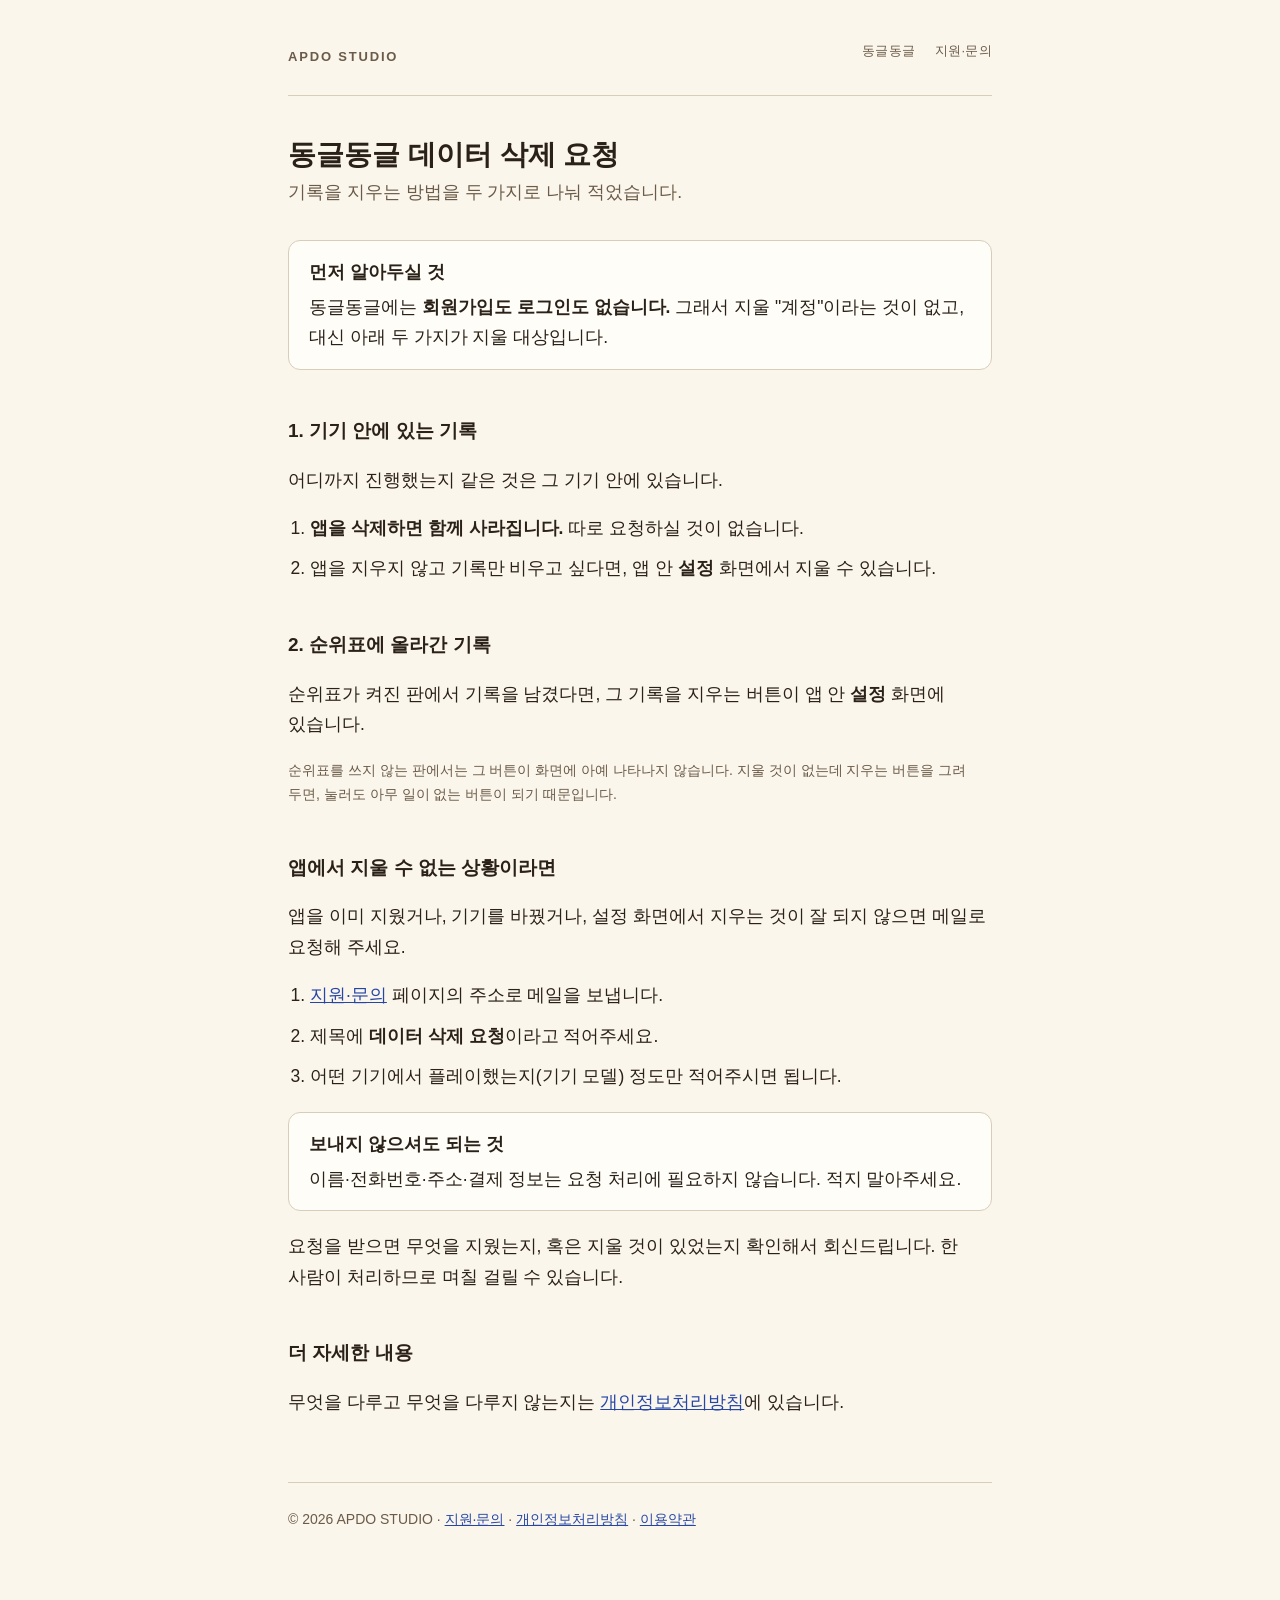
<file: support/data-deletion-puzzle-01.html>
<!doctype html>
<html lang="ko">
<head>
<meta charset="utf-8">
<meta name="viewport" content="width=device-width, initial-scale=1">
<title>동글동글 데이터 삭제 요청 | APDO STUDIO</title>
<meta name="description" content="동글동글에 남은 기록을 지우는 방법 — 앱 안에서 지우는 법과 메일로 요청하는 법.">
<link rel="stylesheet" href="../assets/style.css">
<link rel="stylesheet" href="../assets/site.css">
</head>
<body>
<a class="skip" href="#main">본문으로 건너뛰기</a>
<div class="wrap">
  <header class="site">
    <a class="brand" href="../">APDO STUDIO</a>
    <nav aria-label="주요 메뉴">
      <a href="../apps/puzzle-01.html">동글동글</a>
      <a href="../support/">지원·문의</a>
    </nav>
  </header>

  <main id="main">

    <h1>동글동글 데이터 삭제 요청</h1>
    <p class="lede">기록을 지우는 방법을 두 가지로 나눠 적었습니다.</p>

    <div class="card">
      <strong>먼저 알아두실 것</strong>
      동글동글에는 <strong>회원가입도 로그인도 없습니다.</strong>
      그래서 지울 "계정"이라는 것이 없고, 대신 아래 두 가지가 지울 대상입니다.
    </div>

    <h2>1. 기기 안에 있는 기록</h2>
    <p>
      어디까지 진행했는지 같은 것은 그 기기 안에 있습니다.
    </p>
    <ol class="steps">
      <li><strong>앱을 삭제하면 함께 사라집니다.</strong> 따로 요청하실 것이 없습니다.</li>
      <li>앱을 지우지 않고 기록만 비우고 싶다면, 앱 안 <strong>설정</strong> 화면에서 지울 수 있습니다.</li>
    </ol>

    <h2>2. 순위표에 올라간 기록</h2>
    <p>
      순위표가 켜진 판에서 기록을 남겼다면, 그 기록을 지우는 버튼이
      앱 안 <strong>설정</strong> 화면에 있습니다.
    </p>
    <p class="meta">
      순위표를 쓰지 않는 판에서는 그 버튼이 화면에 아예 나타나지 않습니다.
      지울 것이 없는데 지우는 버튼을 그려 두면, 눌러도 아무 일이 없는 버튼이 되기 때문입니다.
    </p>

    <h2>앱에서 지울 수 없는 상황이라면</h2>
    <p>
      앱을 이미 지웠거나, 기기를 바꿨거나, 설정 화면에서 지우는 것이 잘 되지 않으면
      메일로 요청해 주세요.
    </p>
    <ol class="steps">
      <li><a href="./">지원·문의</a> 페이지의 주소로 메일을 보냅니다.</li>
      <li>제목에 <strong>데이터 삭제 요청</strong>이라고 적어주세요.</li>
      <li>어떤 기기에서 플레이했는지(기기 모델) 정도만 적어주시면 됩니다.</li>
    </ol>

    <div class="card">
      <strong>보내지 않으셔도 되는 것</strong>
      이름·전화번호·주소·결제 정보는 요청 처리에 필요하지 않습니다. 적지 말아주세요.
    </div>

    <p>
      요청을 받으면 무엇을 지웠는지, 혹은 지울 것이 있었는지 확인해서 회신드립니다.
      한 사람이 처리하므로 며칠 걸릴 수 있습니다.
    </p>

    <h2>더 자세한 내용</h2>
    <p>
      무엇을 다루고 무엇을 다루지 않는지는
      <a href="../privacy/puzzle-01.html">개인정보처리방침</a>에 있습니다.
    </p>

  </main>

  <footer class="site">
    © 2026 APDO STUDIO ·
    <a href="../support/">지원·문의</a> ·
    <a href="../privacy/puzzle-01.html">개인정보처리방침</a> ·
    <a href="../terms/puzzle-01.html">이용약관</a>
  </footer>
</div>
</body>
</html>
</file>
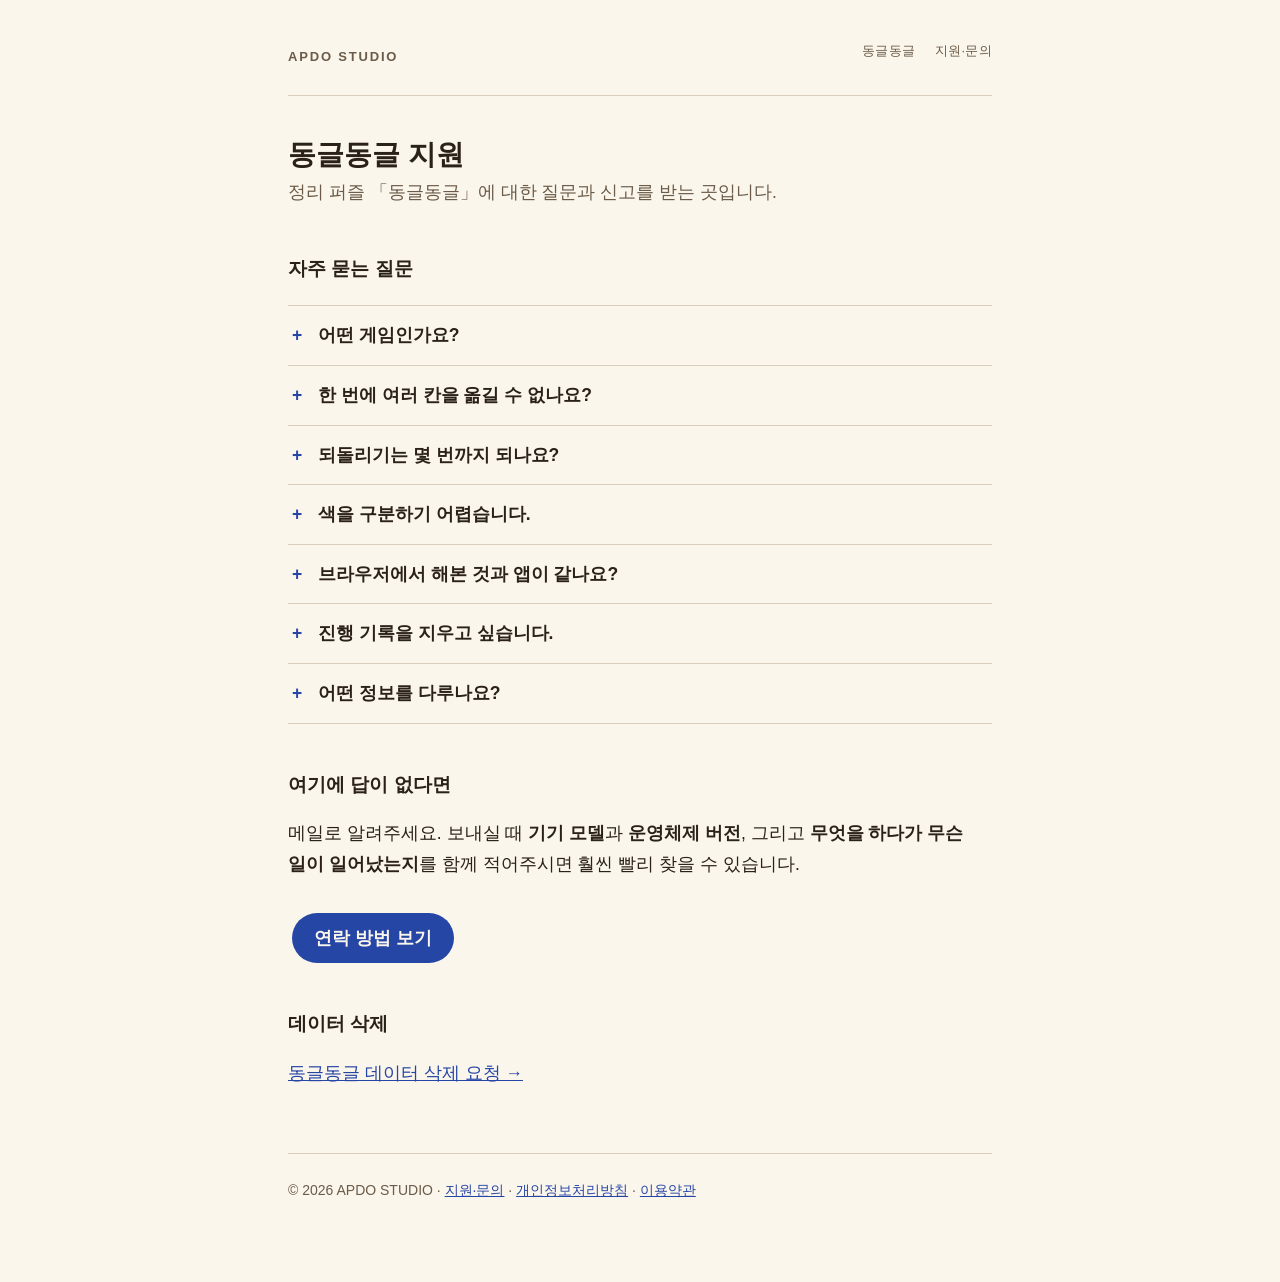
<file: support/puzzle-01.html>
<!doctype html>
<html lang="ko">
<head>
<meta charset="utf-8">
<meta name="viewport" content="width=device-width, initial-scale=1">
<title>동글동글 지원 | APDO STUDIO</title>
<meta name="description" content="동글동글 자주 묻는 질문, 버그 신고 방법, 데이터 삭제 요청 경로.">
<link rel="stylesheet" href="../assets/style.css">
<link rel="stylesheet" href="../assets/site.css">
</head>
<body>
<a class="skip" href="#main">본문으로 건너뛰기</a>
<div class="wrap">
  <header class="site">
    <a class="brand" href="../">APDO STUDIO</a>
    <nav aria-label="주요 메뉴">
      <a href="../apps/puzzle-01.html">동글동글</a>
      <a href="../support/">지원·문의</a>
    </nav>
  </header>

  <main id="main">

    <h1>동글동글 지원</h1>
    <p class="lede">정리 퍼즐 「동글동글」에 대한 질문과 신고를 받는 곳입니다.</p>

    <h2>자주 묻는 질문</h2>
    <div class="faq">
      <details>
        <summary>어떤 게임인가요?</summary>
        <p>같은 친구끼리 한 통에 모으는 정리 퍼즐입니다. 통을 눌러 맨 위 친구를 집고, 다른 통을 눌러 내려놓습니다. 모든 통이 한 종류로만 채워지면 그 판은 끝입니다.</p>
      </details>
      <details>
        <summary>한 번에 여러 칸을 옮길 수 없나요?</summary>
        <p>없습니다. <strong>언제나 한 칸씩</strong>입니다. 같은 친구가 세 칸 쌓여 있어도 세 번 옮겨야 합니다. 이건 만들다 만 것이 아니라 정한 규칙입니다 — 한 칸씩 옮기게 하면 '어디에 놓을까'를 매번 다시 생각하게 됩니다.</p>
      </details>
      <details>
        <summary>되돌리기는 몇 번까지 되나요?</summary>
        <p>제한 없습니다. 값도 받지 않습니다.</p><p>다만 되돌려도 <strong>이미 쓴 수는 돌아오지 않습니다.</strong> 되돌리기가 되돌리는 것은 손가락 실수가 아니라 판단이기 때문입니다. 잘못 눌러서 아무 일도 일어나지 않은 경우에는 애초에 수가 늘지 않습니다.</p>
      </details>
      <details>
        <summary>색을 구분하기 어렵습니다.</summary>
        <p>여덟 가지 색이 저마다 <strong>다른 동물 얼굴</strong>을 하고 있습니다. 귀 모양·부리·얼굴 생김새가 전부 다르므로, 색이 잘 구분되지 않아도 생김새로 알아볼 수 있습니다.</p><p>그래도 헷갈리는 조합이 있으면 알려주세요. 그건 고칠 수 있는 문제입니다.</p>
      </details>
      <details>
        <summary>브라우저에서 해본 것과 앱이 같나요?</summary>
        <p>브라우저판은 <strong>시험판</strong>입니다. 만들고 있는 중이라 앱보다 앞서 있기도 하고 뒤처져 있기도 합니다. 브라우저에서 본 것이 출시본과 다를 수 있습니다.</p>
      </details>
      <details>
        <summary>진행 기록을 지우고 싶습니다.</summary>
        <p><a href="data-deletion-puzzle-01.html">데이터 삭제 요청</a> 페이지에 방법을 적어 두었습니다.</p>
      </details>
      <details>
        <summary>어떤 정보를 다루나요?</summary>
        <p><a href="../privacy/puzzle-01.html">개인정보처리방침</a>에 정리되어 있습니다. 이 페이지에 같은 내용을 옮겨 적지 않았습니다 — 두 곳에 적으면 한쪽이 낡아서 결국 둘 다 못 믿게 되기 때문입니다.</p>
      </details>
      <!-- 하트·실패 문항을 뺐다 (2026-08-28).
           둘 다 SCOPE 에는 있지만 **실물이 아직 동작하지 않는다** —
           하트는 차감되지도 채워지지도 않고, 실패 판정을 화면이 읽지 않는다.
           동작하지 않는 것을 FAQ 로 설명하는 것은 없는 광고를 방침에 고지하던 것과
           같은 병이다 (사규 07 규칙 10). 실제로 붙는 날 다시 넣는다. -->
    </div>

    <h2>여기에 답이 없다면</h2>
    <p>
      메일로 알려주세요. 보내실 때 <strong>기기 모델</strong>과 <strong>운영체제 버전</strong>,
      그리고 <strong>무엇을 하다가 무슨 일이 일어났는지</strong>를 함께 적어주시면
      훨씬 빨리 찾을 수 있습니다.
    </p>
    <p><a class="btn" href="./">연락 방법 보기</a></p>

    <h2>데이터 삭제</h2>
    <p><a href="data-deletion-puzzle-01.html">동글동글 데이터 삭제 요청 →</a></p>

  </main>

  <footer class="site">
    © 2026 APDO STUDIO ·
    <a href="../support/">지원·문의</a> ·
    <a href="../privacy/puzzle-01.html">개인정보처리방침</a> ·
    <a href="../terms/puzzle-01.html">이용약관</a>
  </footer>
</div>
</body>
</html>
</file>
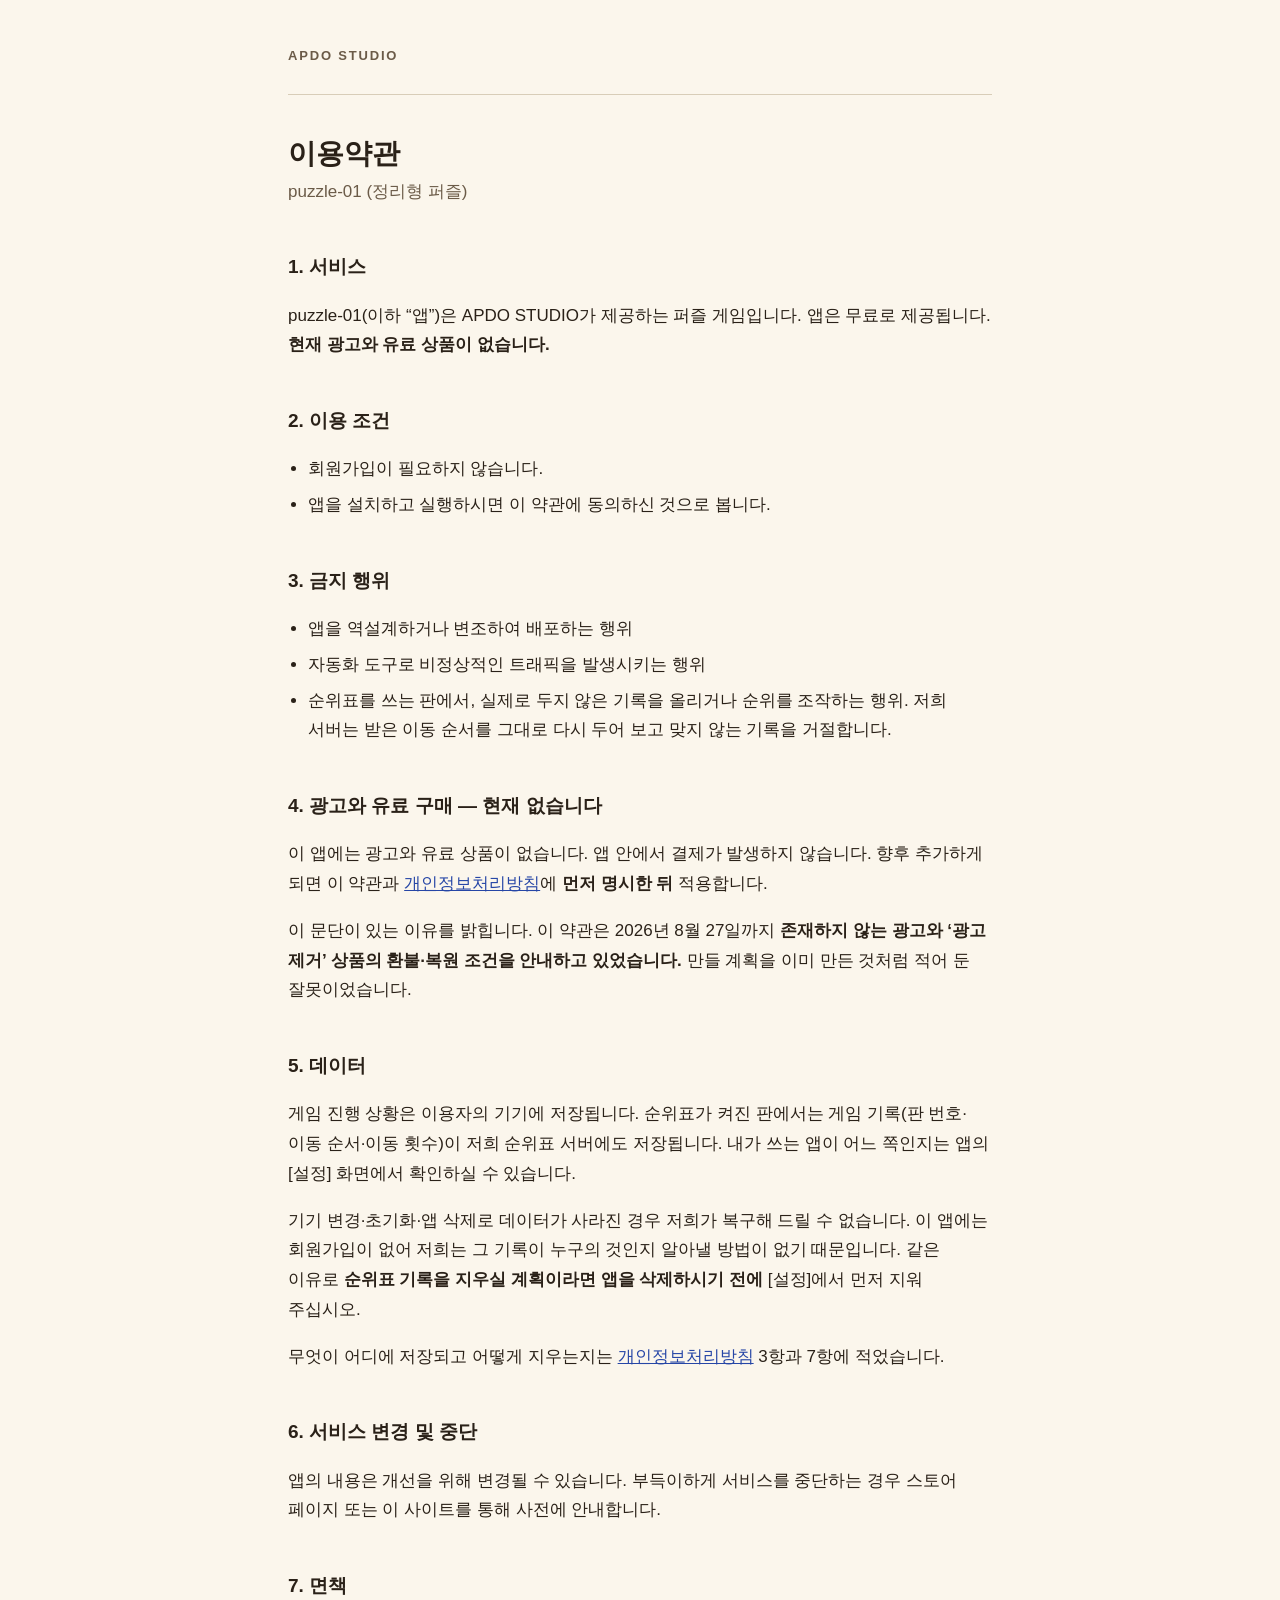
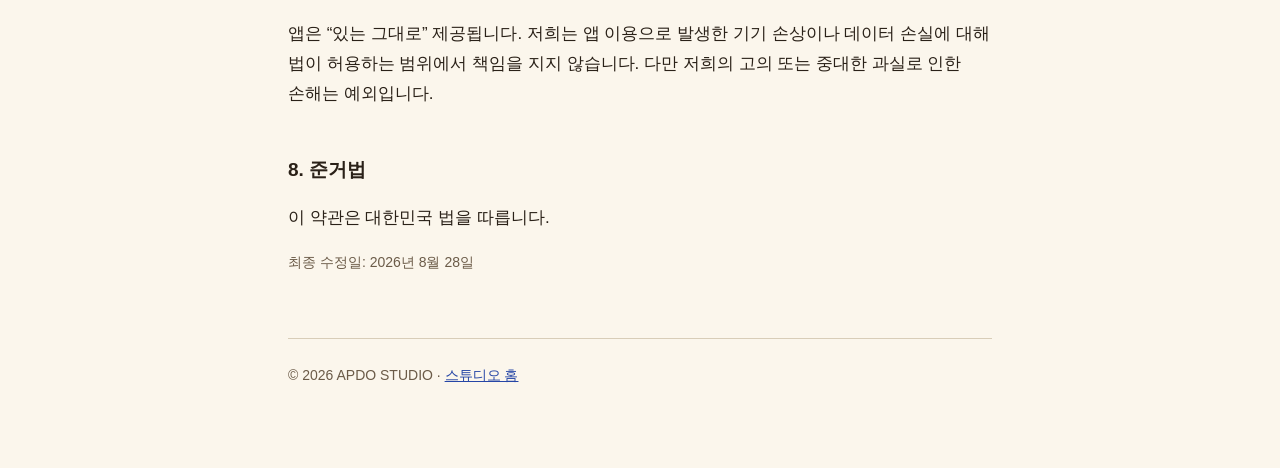
<file: terms/puzzle-01.html>
<!doctype html>
<html lang="ko">
<head>
<meta charset="utf-8">
<meta name="viewport" content="width=device-width, initial-scale=1">
<title>이용약관 — puzzle-01 | APDO STUDIO</title>
<meta name="description" content="puzzle-01 이용약관.">
<link rel="stylesheet" href="../assets/style.css">
</head>
<body>
<div class="wrap">
  <header class="site"><a class="brand" href="../">APDO STUDIO</a></header>

  <h1>이용약관</h1>
  <p class="lede">puzzle-01 (정리형 퍼즐)</p>

  <h2>1. 서비스</h2>
  <p>puzzle-01(이하 “앱”)은 APDO STUDIO가 제공하는 퍼즐 게임입니다.
  앱은 무료로 제공됩니다. <strong>현재 광고와 유료 상품이 없습니다.</strong></p>

  <h2>2. 이용 조건</h2>
  <ul>
    <li>회원가입이 필요하지 않습니다.</li>
    <li>앱을 설치하고 실행하시면 이 약관에 동의하신 것으로 봅니다.</li>
  </ul>

  <h2>3. 금지 행위</h2>
  <ul>
    <li>앱을 역설계하거나 변조하여 배포하는 행위</li>
    <li>자동화 도구로 비정상적인 트래픽을 발생시키는 행위</li>
    <li>순위표를 쓰는 판에서, 실제로 두지 않은 기록을 올리거나 순위를 조작하는 행위.
    저희 서버는 받은 이동 순서를 그대로 다시 두어 보고 맞지 않는 기록을 거절합니다.</li>
  </ul>

  <h2>4. 광고와 유료 구매 — 현재 없습니다</h2>
  <p>
    이 앱에는 광고와 유료 상품이 없습니다. 앱 안에서 결제가 발생하지 않습니다.
    향후 추가하게 되면 이 약관과 <a href="../privacy/puzzle-01.html">개인정보처리방침</a>에
    <strong>먼저 명시한 뒤</strong> 적용합니다.
  </p>
  <p>
    이 문단이 있는 이유를 밝힙니다. 이 약관은 2026년 8월 27일까지
    <strong>존재하지 않는 광고와 ‘광고 제거’ 상품의 환불·복원 조건을 안내하고 있었습니다.</strong>
    만들 계획을 이미 만든 것처럼 적어 둔 잘못이었습니다.
  </p>

  <h2>5. 데이터</h2>
  <p>게임 진행 상황은 이용자의 기기에 저장됩니다. 순위표가 켜진 판에서는 게임 기록(판 번호·이동 순서·이동 횟수)이
  저희 순위표 서버에도 저장됩니다. 내가 쓰는 앱이 어느 쪽인지는 앱의 [설정] 화면에서 확인하실 수 있습니다.</p>
  <p>기기 변경·초기화·앱 삭제로 데이터가 사라진 경우 저희가 복구해 드릴 수 없습니다.
  이 앱에는 회원가입이 없어 저희는 그 기록이 누구의 것인지 알아낼 방법이 없기 때문입니다.
  같은 이유로 <strong>순위표 기록을 지우실 계획이라면 앱을 삭제하시기 전에</strong>
  [설정]에서 먼저 지워 주십시오.</p>
  <p>무엇이 어디에 저장되고 어떻게 지우는지는 <a href="../privacy/puzzle-01.html">개인정보처리방침</a> 3항과 7항에 적었습니다.</p>

  <h2>6. 서비스 변경 및 중단</h2>
  <p>앱의 내용은 개선을 위해 변경될 수 있습니다. 부득이하게 서비스를 중단하는 경우
  스토어 페이지 또는 이 사이트를 통해 사전에 안내합니다.</p>

  <h2>7. 면책</h2>
  <p>앱은 “있는 그대로” 제공됩니다. 저희는 앱 이용으로 발생한 기기 손상이나 데이터 손실에 대해
  법이 허용하는 범위에서 책임을 지지 않습니다. 다만 저희의 고의 또는 중대한 과실로 인한 손해는 예외입니다.</p>

  <h2>8. 준거법</h2>
  <p>이 약관은 대한민국 법을 따릅니다.</p>

  <p class="updated">최종 수정일: 2026년 8월 28일</p>

  <footer class="site">© 2026 APDO STUDIO · <a href="../">스튜디오 홈</a></footer>
</div>
</body>
</html>
</file>
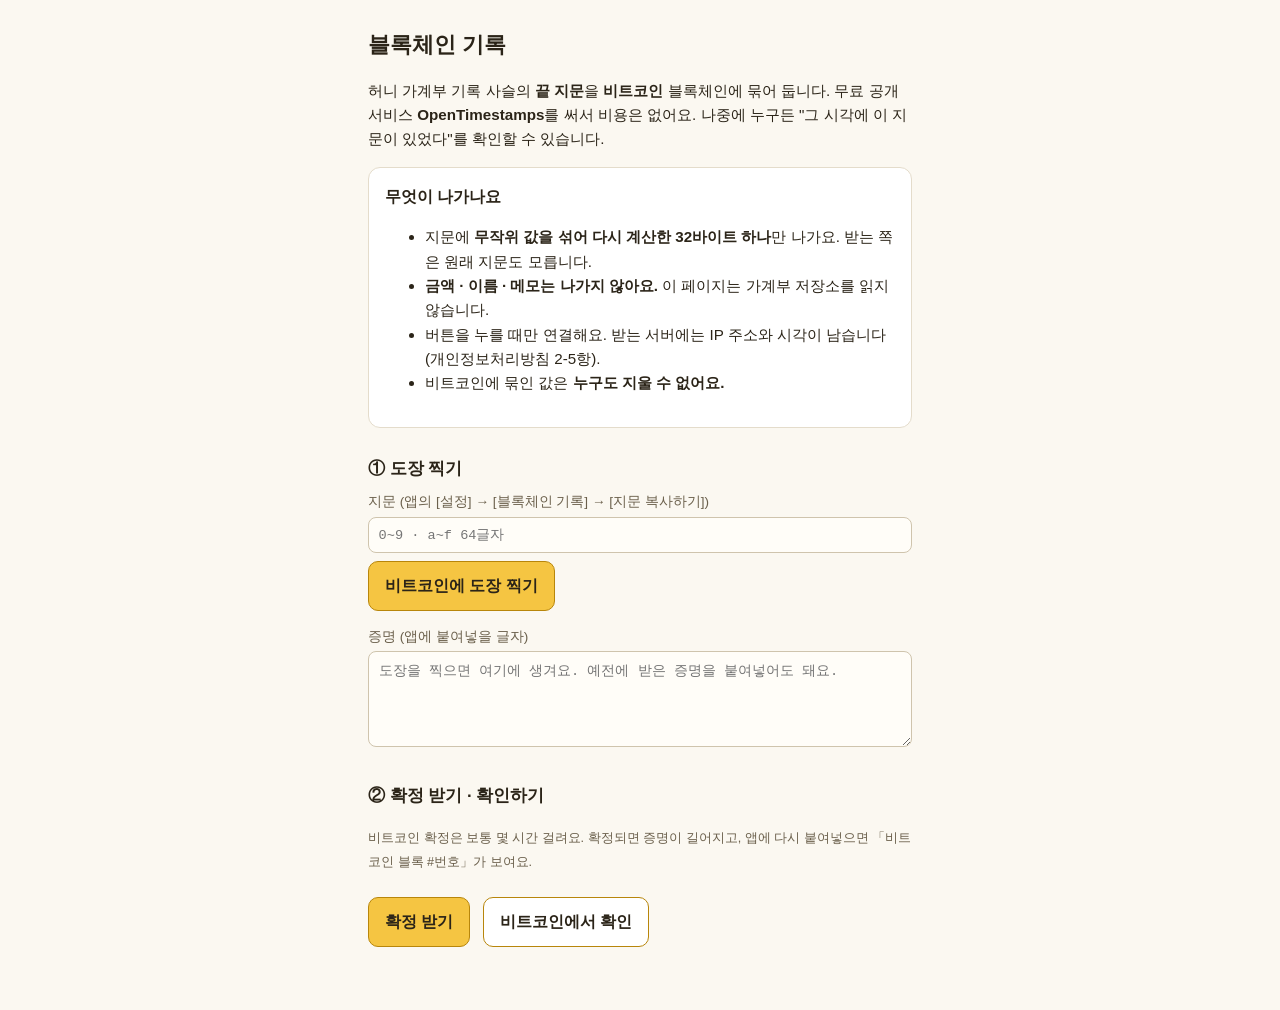
<file: play/moneybook/anchor.html>
<!DOCTYPE html>
<html lang="ko">
<head>
  <meta charset="UTF-8">
  <meta name="viewport" content="width=device-width, initial-scale=1">
  <!--
    🔴 이 한 줄이 「이 페이지는 아래 주소들 말고는 연결하지 않는다」를 **브라우저가 강제**하게 한다.
    connect-src 목록은 방침(legal/privacy.md 2-5항)과 게이트 잠금(privacy-promise.lock)에 적힌 것과
    **글자 하나까지 같아야** 한다 — 게이트 G18-G 가 셋을 대조한다.
  -->
  <meta http-equiv="Content-Security-Policy" content="default-src 'none'; script-src 'self'; style-src 'unsafe-inline'; base-uri 'none'; form-action 'none'; connect-src https://a.pool.opentimestamps.org https://b.pool.opentimestamps.org https://a.pool.eternitywall.com https://alice.btc.calendar.opentimestamps.org https://bob.btc.calendar.opentimestamps.org https://finney.calendar.eternitywall.com https://blockstream.info https://mempool.space">
  <meta name="referrer" content="no-referrer">
  <title>허니 가계부 · 블록체인 기록</title>
  <style>
    body { font-family: -apple-system, "Pretendard", "Apple SD Gothic Neo", sans-serif; margin: 0; background: #fbf8f1; color: #2b2418; }
    main { max-width: 34rem; margin: 0 auto; padding: 1.25rem 1.25rem 3rem; line-height: 1.6; }
    h1 { font-size: 1.35rem; margin: .5rem 0 1rem; }
    h2 { font-size: 1.05rem; margin: 1.75rem 0 .5rem; }
    p, li { font-size: .95rem; }
    .box { background: #fff; border: 1px solid #e4dccb; border-radius: 12px; padding: 1rem; margin: .75rem 0; }
    label { display: block; font-size: .85rem; color: #6b604c; margin: .5rem 0 .25rem; }
    input, textarea { width: 100%; box-sizing: border-box; font: .85rem ui-monospace, Menlo, monospace; padding: .6rem; border: 1px solid #cfc4ad; border-radius: 8px; background: #fffdf8; color: #2b2418; word-break: break-all; }
    textarea { min-height: 6rem; }
    button { font: inherit; font-weight: 600; padding: .7rem 1rem; margin: .5rem .5rem 0 0; border-radius: 10px; border: 1px solid #b8860b; background: #f5c542; color: #2b2418; }
    button.sub { background: #fff; }
    button:disabled { opacity: .5; }
    .msg { margin-top: .75rem; font-size: .9rem; white-space: pre-wrap; word-break: break-all; }
    .bad { color: #b3261e; }
    small { color: #6b604c; }
    @media (prefers-color-scheme: dark) {
      body { background: #17140f; color: #efe6d4; }
      .box { background: #221d15; border-color: #3a3226; }
      input, textarea { background: #1b1711; color: #efe6d4; border-color: #4a4032; }
      button.sub { background: #221d15; color: #efe6d4; }
      label, small { color: #b3a88f; }
      .bad { color: #ff8a80; }
    }
  </style>
</head>
<body>
<main>
  <h1>블록체인 기록</h1>
  <p>허니 가계부 기록 사슬의 <strong>끝 지문</strong>을 <strong>비트코인</strong> 블록체인에 묶어 둡니다.
    무료 공개 서비스 <strong>OpenTimestamps</strong>를 써서 비용은 없어요.
    나중에 누구든 "그 시각에 이 지문이 있었다"를 확인할 수 있습니다.</p>

  <div class="box">
    <strong>무엇이 나가나요</strong>
    <ul>
      <li>지문에 <strong>무작위 값을 섞어 다시 계산한 32바이트 하나</strong>만 나가요. 받는 쪽은 원래 지문도 모릅니다.</li>
      <li><strong>금액 · 이름 · 메모는 나가지 않아요.</strong> 이 페이지는 가계부 저장소를 읽지 않습니다.</li>
      <li>버튼을 누를 때만 연결해요. 받는 서버에는 IP 주소와 시각이 남습니다(개인정보처리방침 2-5항).</li>
      <li>비트코인에 묶인 값은 <strong>누구도 지울 수 없어요.</strong></li>
    </ul>
  </div>

  <h2>① 도장 찍기</h2>
  <label for="digest">지문 (앱의 [설정] → [블록체인 기록] → [지문 복사하기])</label>
  <input id="digest" inputmode="text" autocomplete="off" spellcheck="false" placeholder="0~9 · a~f 64글자">
  <button id="stamp">비트코인에 도장 찍기</button>
  <p id="stampMsg" class="msg" aria-live="polite"></p>

  <label for="proof">증명 (앱에 붙여넣을 글자)</label>
  <textarea id="proof" spellcheck="false" placeholder="도장을 찍으면 여기에 생겨요. 예전에 받은 증명을 붙여넣어도 돼요."></textarea>
  <button id="copy" class="sub" hidden>증명 복사</button>

  <h2>② 확정 받기 · 확인하기</h2>
  <p><small>비트코인 확정은 보통 몇 시간 걸려요. 확정되면 증명이 길어지고, 앱에 다시 붙여넣으면
    「비트코인 블록 #번호」가 보여요.</small></p>
  <button id="upgrade">확정 받기</button>
  <button id="verify" class="sub">비트코인에서 확인</button>
  <p id="checkMsg" class="msg" aria-live="polite"></p>
</main>
<script src="anchor.js"></script>
</body>
</html>
</file>
<file: assets/style.css>
/* APDO STUDIO 웹 공통 스타일
   빌드 도구 없음 — HTML/CSS만. 어디에든(정적 호스팅·nginx·S3) 그대로 올라간다. */

/* 색은 apps/puzzle-01/DESIGN.md 의 토큰 그대로다. 새 색을 만들지 않았다.
   (surface.bg / surface.panel / surface.tubeEdge / text.primary / text.secondary /
    내용물 8색 중 '남색'의 칸 테두리값) */
:root {
  --bg: #FBF6EC;        /* DESIGN.md surface.bg */
  --surface: #FFFDF8;   /* DESIGN.md surface.panel */
  --board: #D6C3A8;     /* DESIGN.md surface.board */
  --tube: #F3EBDC;      /* DESIGN.md surface.tube */
  --border: #D8CDB8;    /* surface.bg 와 surface.tubeEdge 사이 */
  --text: #2A2118;      /* DESIGN.md text.primary */
  --muted: #6B5B48;     /* DESIGN.md text.secondary */
  --accent: #2646A6;    /* DESIGN.md 내용물 '남색'의 칸 테두리 */
  --ink: #2A2118;
  --maxw: 44rem;
}

@media (prefers-color-scheme: dark) {
  :root {
    --bg: #0F1117;
    --surface: #1C2130;
    --board: #2A3040;
    --tube: #171A23;
    --border: #333B4D;
    --text: #F0EDE6;
    --muted: #A29C93;
    --accent: #5C7EE5;   /* DESIGN.md 다크 '남색' */
  }
}

* { box-sizing: border-box; }

html { -webkit-text-size-adjust: 100%; }

body {
  margin: 0;
  padding: 0 1.25rem 5rem;
  background: var(--bg);
  color: var(--text);
  font-family: -apple-system, BlinkMacSystemFont, "Apple SD Gothic Neo",
    "Pretendard", "Noto Sans KR", "Malgun Gothic", sans-serif;
  font-size: 17px;
  line-height: 1.75;
  word-break: keep-all;
  overflow-wrap: anywhere;
}

.wrap { max-width: var(--maxw); margin: 0 auto; }

header.site {
  padding: 2.5rem 0 1.5rem;
  border-bottom: 1px solid var(--border);
  margin-bottom: 2.5rem;
}

header.site a.brand {
  font-size: 0.8125rem;
  letter-spacing: 0.14em;
  text-transform: uppercase;
  color: var(--muted);
  text-decoration: none;
  font-weight: 600;
}

h1 { font-size: 1.75rem; line-height: 1.35; margin: 0.5rem 0 0.25rem; }
h2 { font-size: 1.1875rem; margin: 2.75rem 0 0.75rem; }
h3 { font-size: 1rem; margin: 1.75rem 0 0.5rem; }

.lede { color: var(--muted); margin: 0 0 2rem; }
.updated { color: var(--muted); font-size: 0.875rem; }

a { color: var(--accent); }
a:hover { text-decoration: none; }

.card {
  background: var(--surface);
  border: 1px solid var(--border);
  border-radius: 12px;
  padding: 1rem 1.25rem;
  margin: 1.25rem 0;
}

.card strong { display: block; margin-bottom: 0.25rem; }

table {
  width: 100%;
  border-collapse: collapse;
  margin: 1rem 0;
  font-size: 0.9375rem;
}
.table-scroll { overflow-x: auto; }
th, td {
  text-align: left;
  padding: 0.625rem 0.75rem;
  border-bottom: 1px solid var(--border);
  vertical-align: top;
}
th { color: var(--muted); font-weight: 600; white-space: nowrap; }

ul { padding-left: 1.25rem; }
li { margin: 0.375rem 0; }

.apps { list-style: none; padding: 0; margin: 2rem 0; }
.apps li {
  border: 1px solid var(--border);
  border-radius: 12px;
  padding: 1rem 1.25rem;
  margin: 0.75rem 0;
  background: var(--surface);
}
.apps .name { font-weight: 600; }
.apps .state { color: var(--muted); font-size: 0.875rem; }

footer.site {
  margin-top: 4rem;
  padding-top: 1.5rem;
  border-top: 1px solid var(--border);
  color: var(--muted);
  font-size: 0.875rem;
}
</file>
<file: assets/site.css>
/* APDO STUDIO 홈페이지 전용 스타일 — style.css 위에 얹는다.
 *
 * 왜 파일을 나눴나: style.css 는 개인정보처리방침·이용약관이 함께 쓰는 파일이다.
 * 그 문서들은 다른 담당자가 고치는 중이므로, 새로 만드는 페이지의 부품은
 * 이 파일에만 넣어 충돌 면적을 줄였다.
 *
 * 색은 하나도 새로 만들지 않았다. apps/puzzle-01/DESIGN.md 의 토큰뿐이다.
 * 글꼴을 외부에서 받아오지 않는다 (ADR 0010). style.css 의 시스템 글꼴 스택을 그대로 쓴다.
 */

/* ── 키보드 조작 ───────────────────────────────────────────────
   PC 사용자는 Tab 으로 훑는다. 초점이 어디 있는지 안 보이면 조작이 불가능하다. */
a:focus-visible,
summary:focus-visible,
.btn:focus-visible {
  outline: 3px solid var(--accent);
  outline-offset: 3px;
  border-radius: 6px;
}

.skip {
  position: absolute;
  left: -9999px;
  top: 0;
  background: var(--surface);
  color: var(--text);
  border: 1px solid var(--border);
  padding: 0.5rem 0.875rem;
  border-radius: 8px;
  z-index: 10;
}
.skip:focus { left: 1rem; top: 1rem; }

/* ── 머리말 줄 ─────────────────────────────────────────────── */
header.site nav {
  float: right;
  font-size: 0.8125rem;
  letter-spacing: 0.02em;
}
header.site nav a { color: var(--muted); text-decoration: none; margin-left: 1rem; }
header.site nav a:hover,
header.site nav a[aria-current="page"] { color: var(--text); text-decoration: underline; }
header.site::after { content: ""; display: block; clear: both; }

/* ── 판(board) — 게임의 작업대와 같은 면 ─────────────────────
   ⚠️ 이 면 위에는 본문 링크와 보조 글자를 놓지 않는다.
      실측 대비가 라이트에서 링크 4.87 / 보조 3.80 이라 본문 기준(4.5)에 못 미친다.
      제목·버튼·친구 그림만 올린다. */
.board {
  background: var(--board);
  border-radius: 20px;
  padding: 1.75rem 1.5rem;
  margin: 0 0 2rem;
  text-align: center;
}
.board h1 { margin: 0.75rem 0 0.25rem; }
.board .tag { color: var(--ink, #2A2118); font-size: 0.9375rem; margin: 0; }
@media (prefers-color-scheme: dark) { .board .tag { color: #F0EDE6; } }

/* ── 여덟 친구 (SVG 인라인 · 이미지 파일 0개) ───────────────── */
.friends { display: flex; justify-content: center; gap: 0.5rem; flex-wrap: wrap; }
.friends svg { width: 44px; height: 44px; display: block; }

/* ── 버튼 ──────────────────────────────────────────────────
   여기 있는 것은 전부 다른 페이지로 가는 링크다.
   눌러도 아무 일 없는 버튼은 이 사이트에 한 개도 없다 (사규 07 규칙 10). */
.btn {
  display: inline-block;
  background: var(--accent);
  color: var(--bg);
  text-decoration: none;
  font-weight: 700;
  padding: 0.75rem 1.375rem;
  border-radius: 999px;
  margin: 1rem 0.25rem 0;
  min-height: 44px;          /* 손가락으로 누를 수 있는 최소 크기 */
  line-height: 1.5;
}
.btn:hover { filter: brightness(1.12); text-decoration: none; }
.btn.ghost {
  background: transparent;
  color: var(--accent);
  border: 2px solid var(--accent);
  padding: calc(0.75rem - 2px) calc(1.375rem - 2px);
}

/* ── 카드 묶음 ─────────────────────────────────────────────── */
.cards { display: grid; gap: 0.875rem; margin: 1.25rem 0; }
@media (min-width: 40rem) { .cards.two { grid-template-columns: 1fr 1fr; } }
.cards .card { margin: 0; height: 100%; }
.cards .card a { font-weight: 600; }

/* ── FAQ (details/summary — 키보드로 열고 닫힌다) ───────────── */
.faq { border-top: 1px solid var(--border); margin: 1.25rem 0 0; }
.faq details { border-bottom: 1px solid var(--border); }
.faq summary {
  cursor: pointer;
  padding: 0.875rem 0.25rem;
  font-weight: 700;
  list-style: none;
  display: flex;
  gap: 0.625rem;
  align-items: flex-start;
}
.faq summary::-webkit-details-marker { display: none; }
.faq summary::before {
  content: "+";
  color: var(--accent);
  font-weight: 700;
  width: 1rem;
  flex: none;
}
.faq details[open] summary::before { content: "−"; }
.faq details > *:not(summary) { margin: 0 0 0.875rem 1.625rem; }

/* ── 아직 정해지지 않은 것 ─────────────────────────────────
   비어 있는 자리를 그럴듯한 가짜로 채우지 않는다. 비었다고 적는다. */
.pending {
  background: var(--tube);
  border: 1px dashed var(--border);
  border-radius: 10px;
  padding: 0.875rem 1rem;
  color: var(--muted);
  margin: 0.75rem 0;
}

/* ── 목록 ─────────────────────────────────────────────────── */
ol.steps { padding-left: 1.375rem; }
ol.steps > li { margin: 0.625rem 0; }

.meta { color: var(--muted); font-size: 0.875rem; }

/* ── 넓은 화면: 본문 폭을 조금 넓히고 여백을 준다 ───────────── */
@media (min-width: 64rem) {
  body { font-size: 17.5px; }
  .board { padding: 2.5rem 2rem; }
}

/* ── 카드 안의 굵은 글씨 ─────────────────────────────────────
   style.css 의 `.card strong { display:block }` 은 카드 제목용인데,
   문장 중간의 <strong> 까지 줄바꿈시켜 "몇 수에 풀었는지 / 가 진짜 점수입니다"
   처럼 문장을 두 동강 냈다. 렌더한 화면에서 발견한 것이다.
   제목(첫 자식)만 블록으로 두고 나머지는 문장 안에 그대로 둔다. */
.card strong { display: inline; margin-bottom: 0; }
.card > strong:first-child { display: block; margin-bottom: 0.25rem; }

/* ── 스크린샷 ─────────────────────────────────────────────
   합성 목업(기기 프레임에 끼운 그림)을 쓰지 않는다. 실제로 찍은 화면만 올린다. */
figure.shot { margin: 1.5rem 0 2rem; text-align: center; }
figure.shot img {
  max-width: 100%;
  width: 260px;
  height: auto;
  border-radius: 14px;
  border: 1px solid var(--border);
}
@media (min-width: 40rem) { figure.shot img { width: 300px; } }
figure.shot figcaption { color: var(--muted); font-size: 0.8125rem; margin-top: 0.625rem; }
</file>
